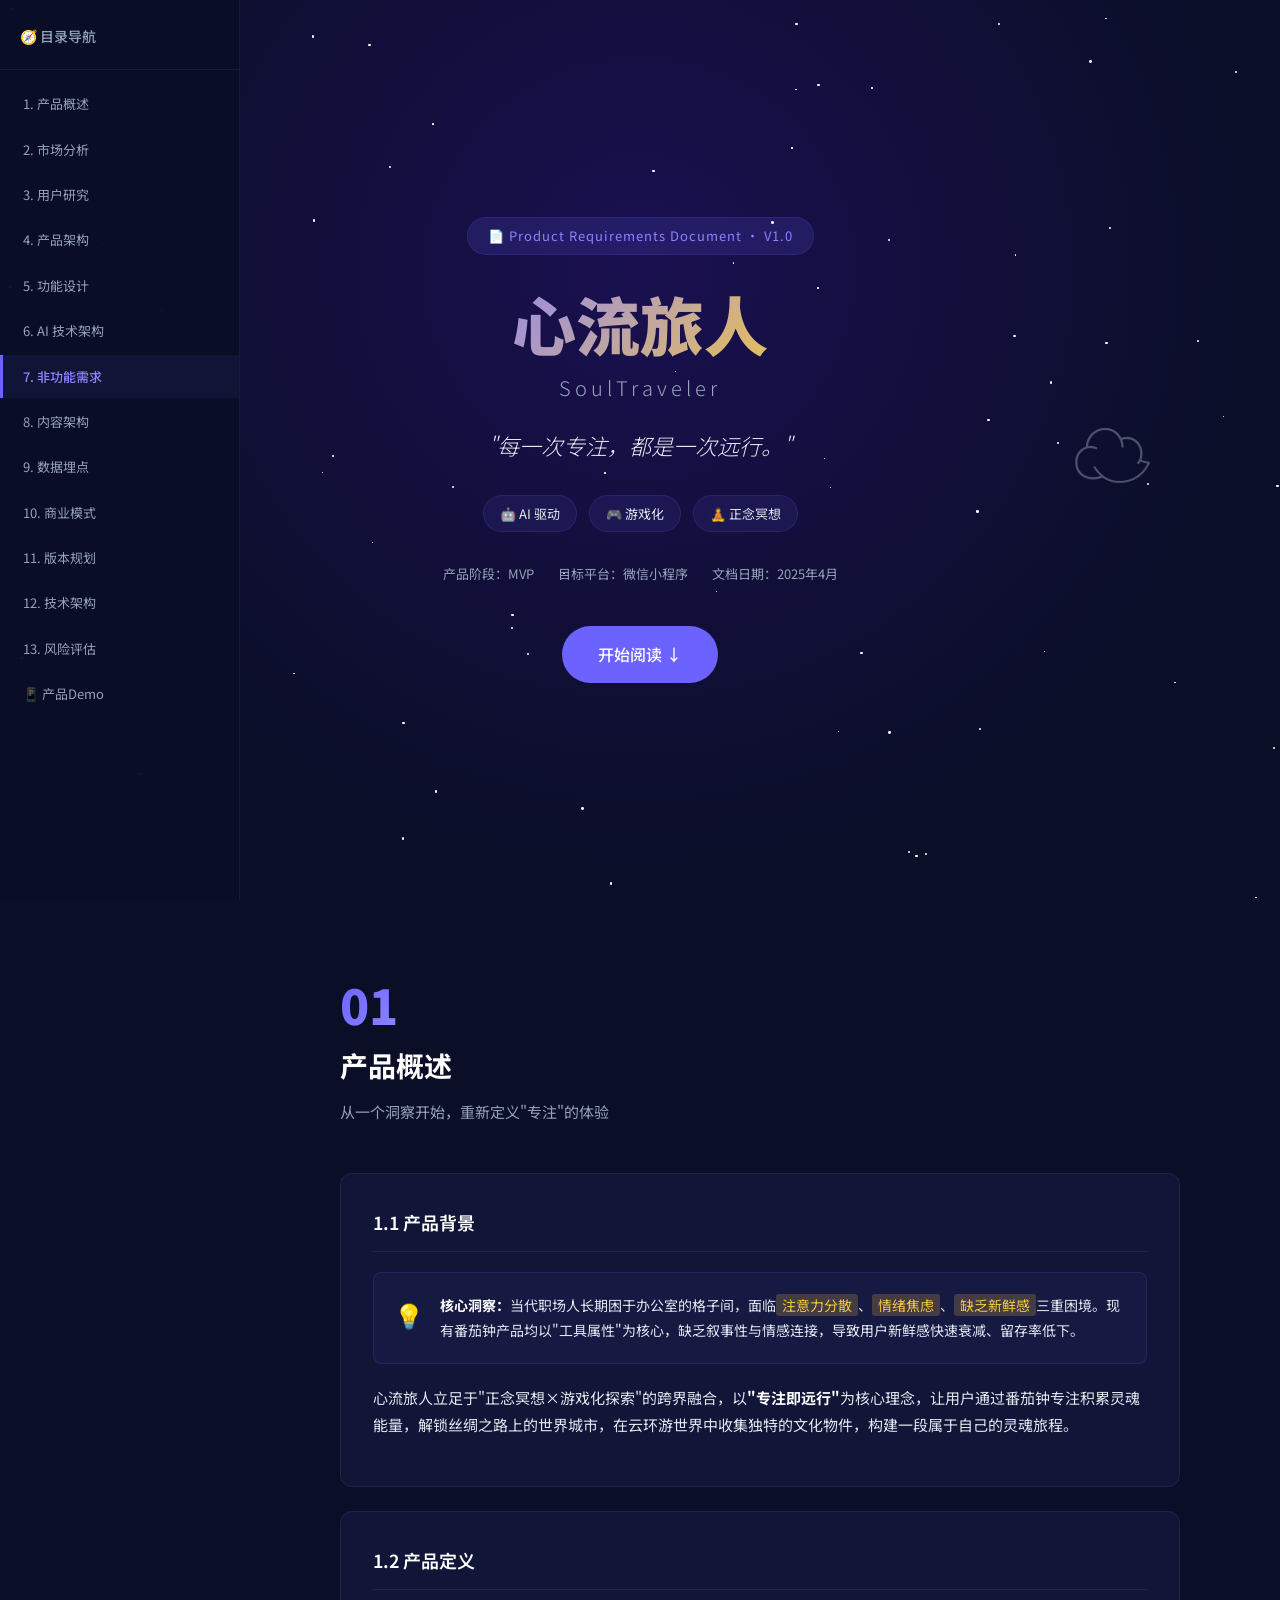
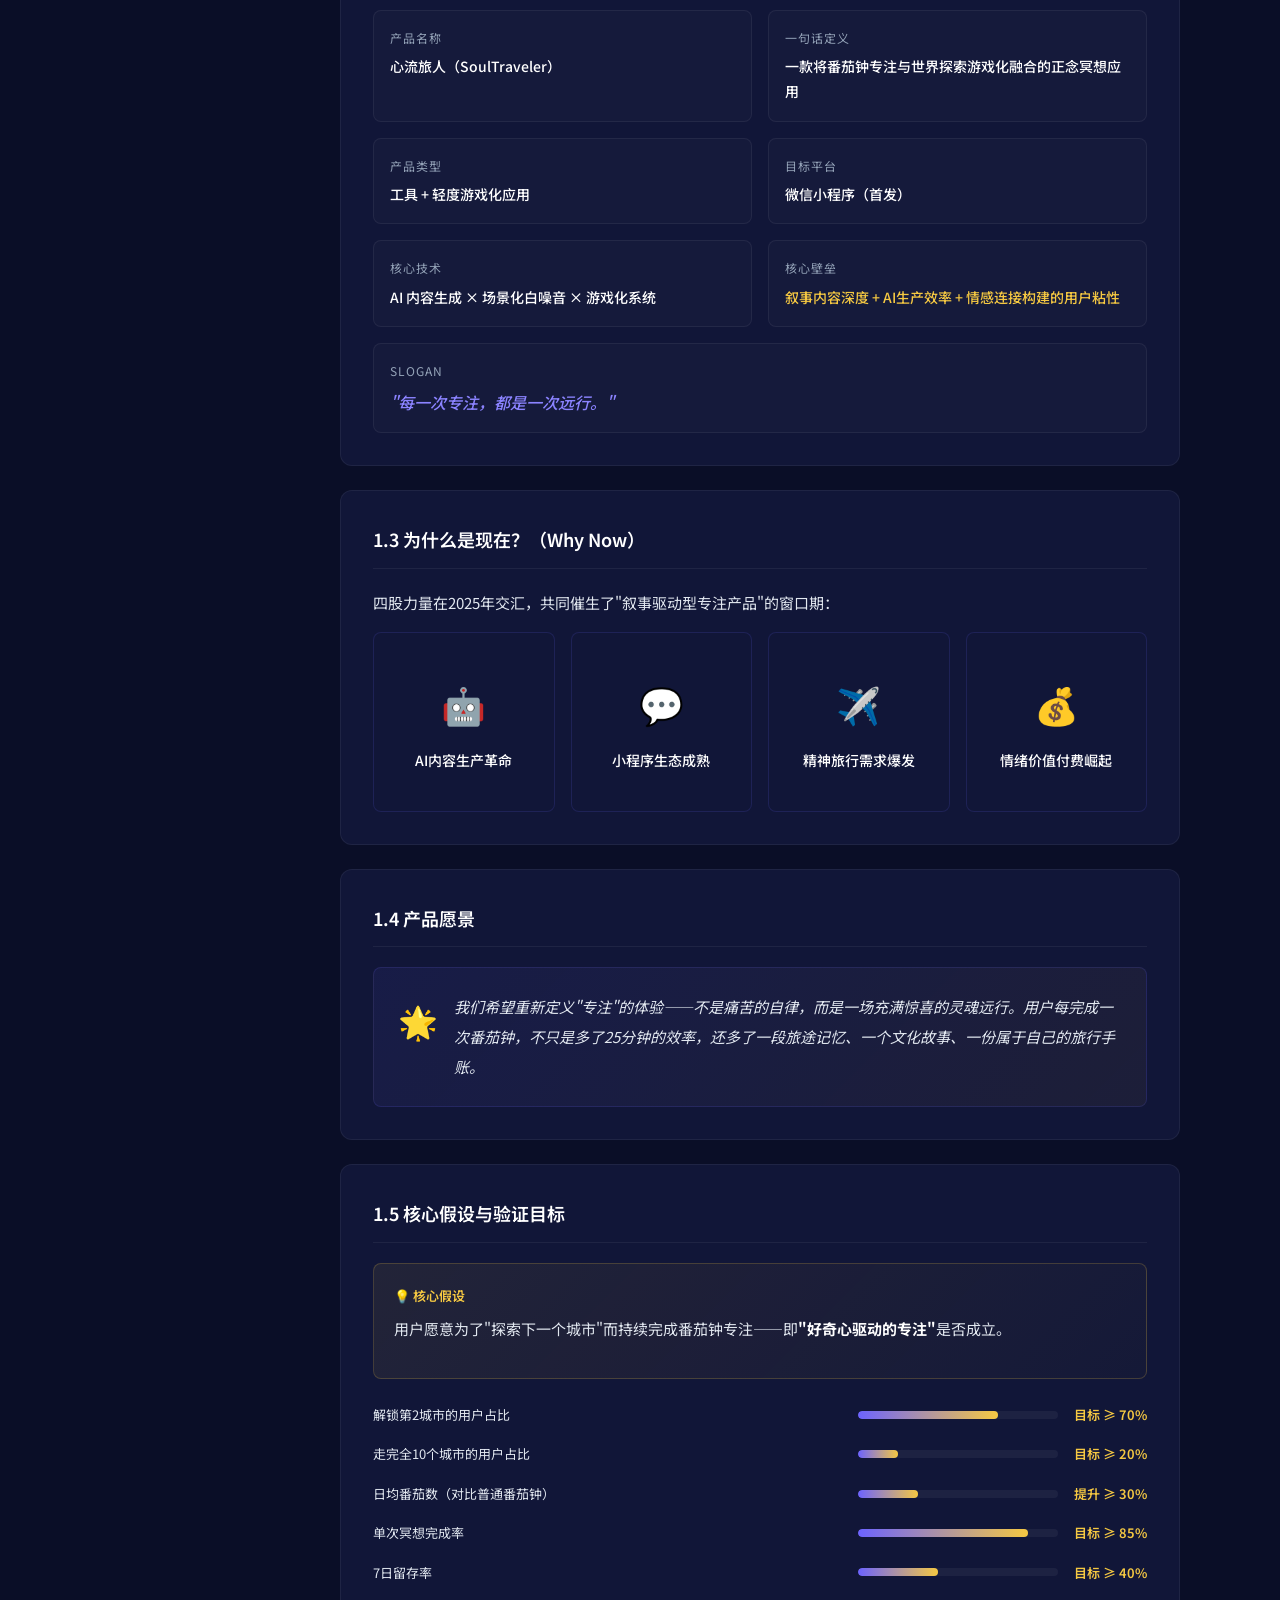
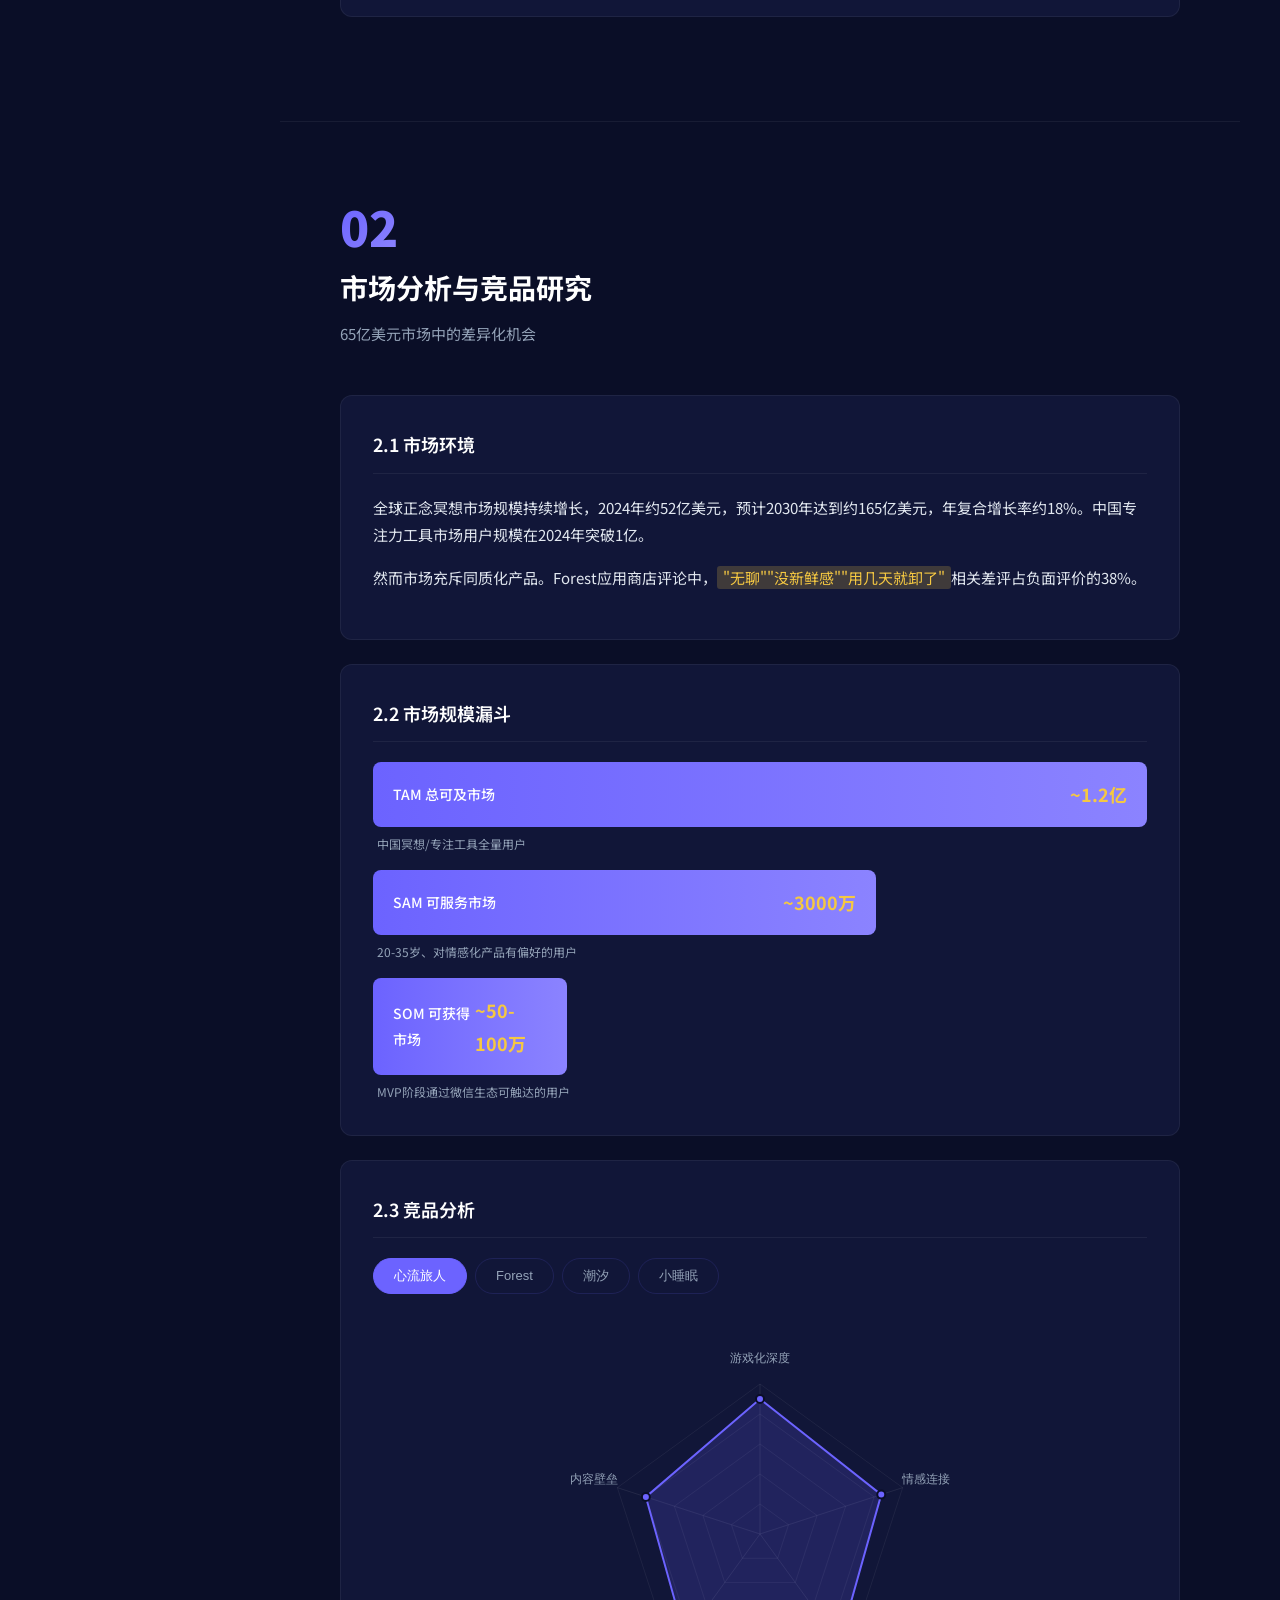
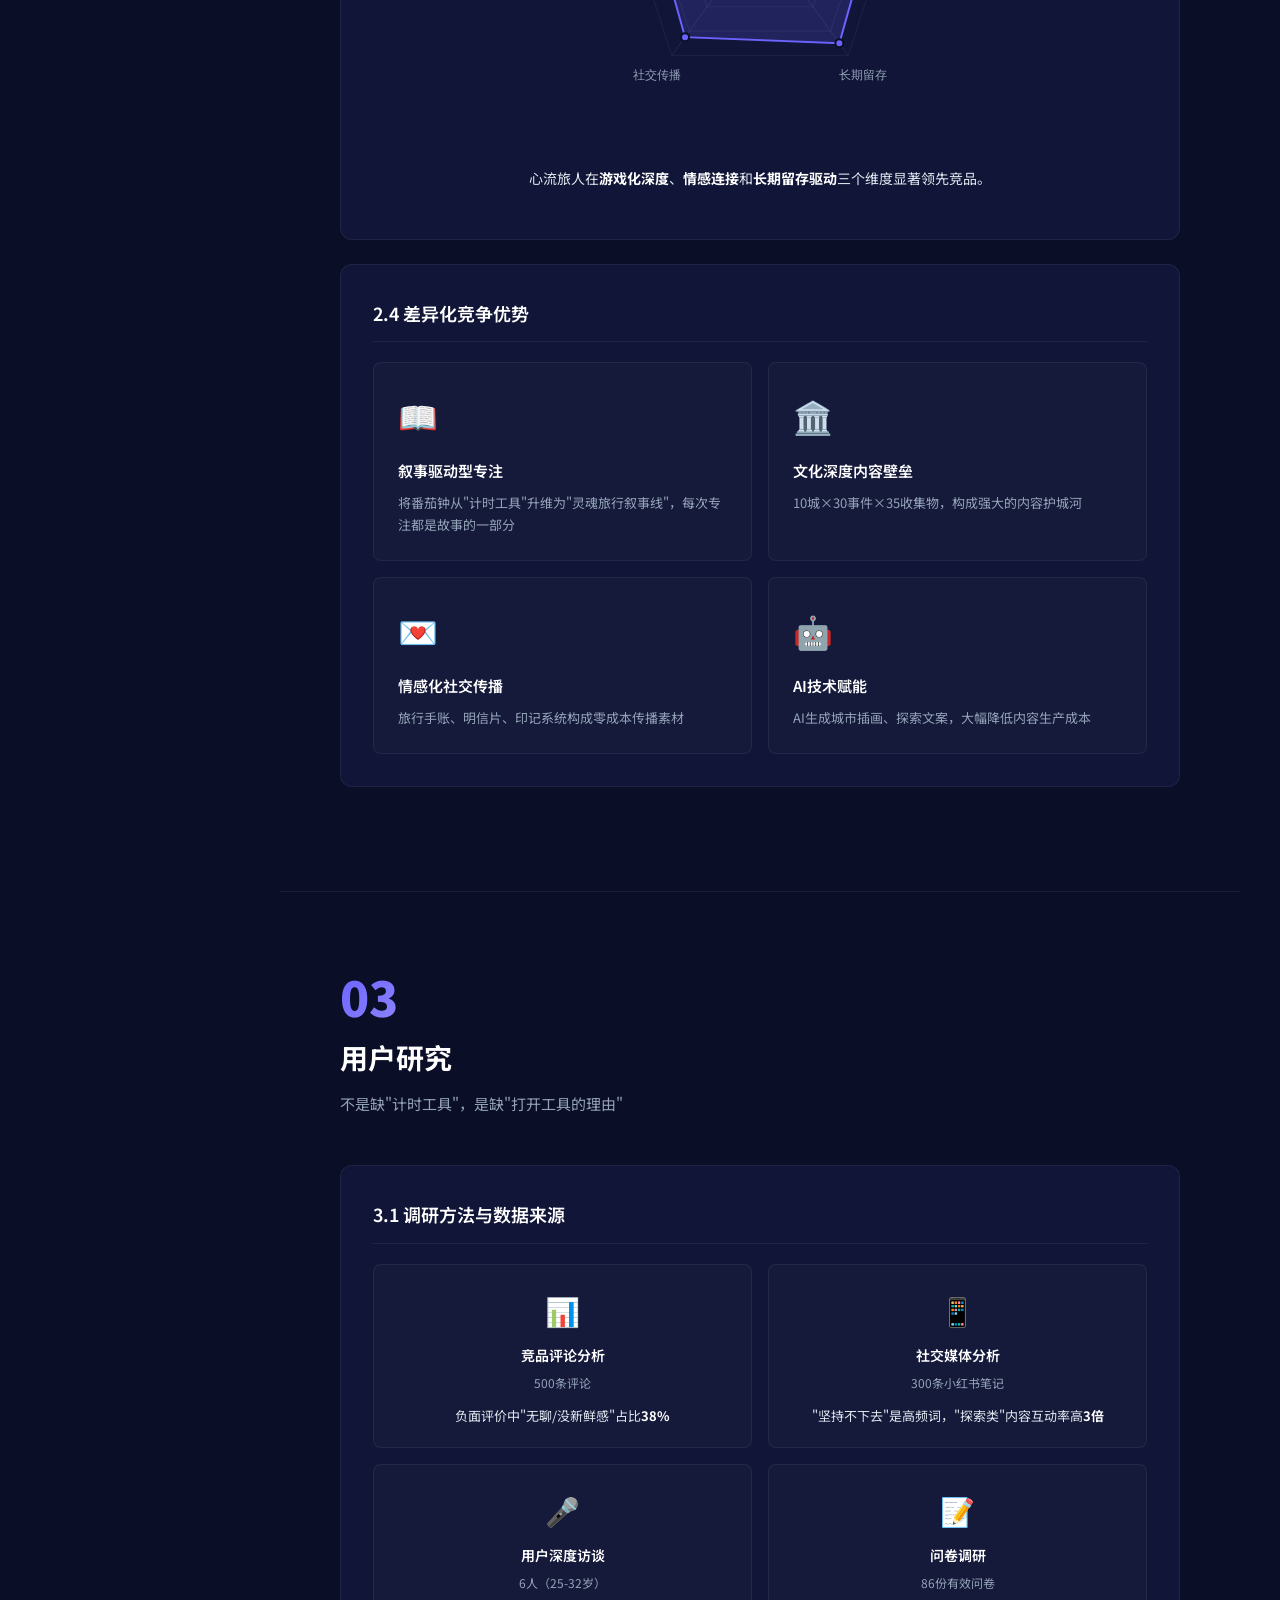
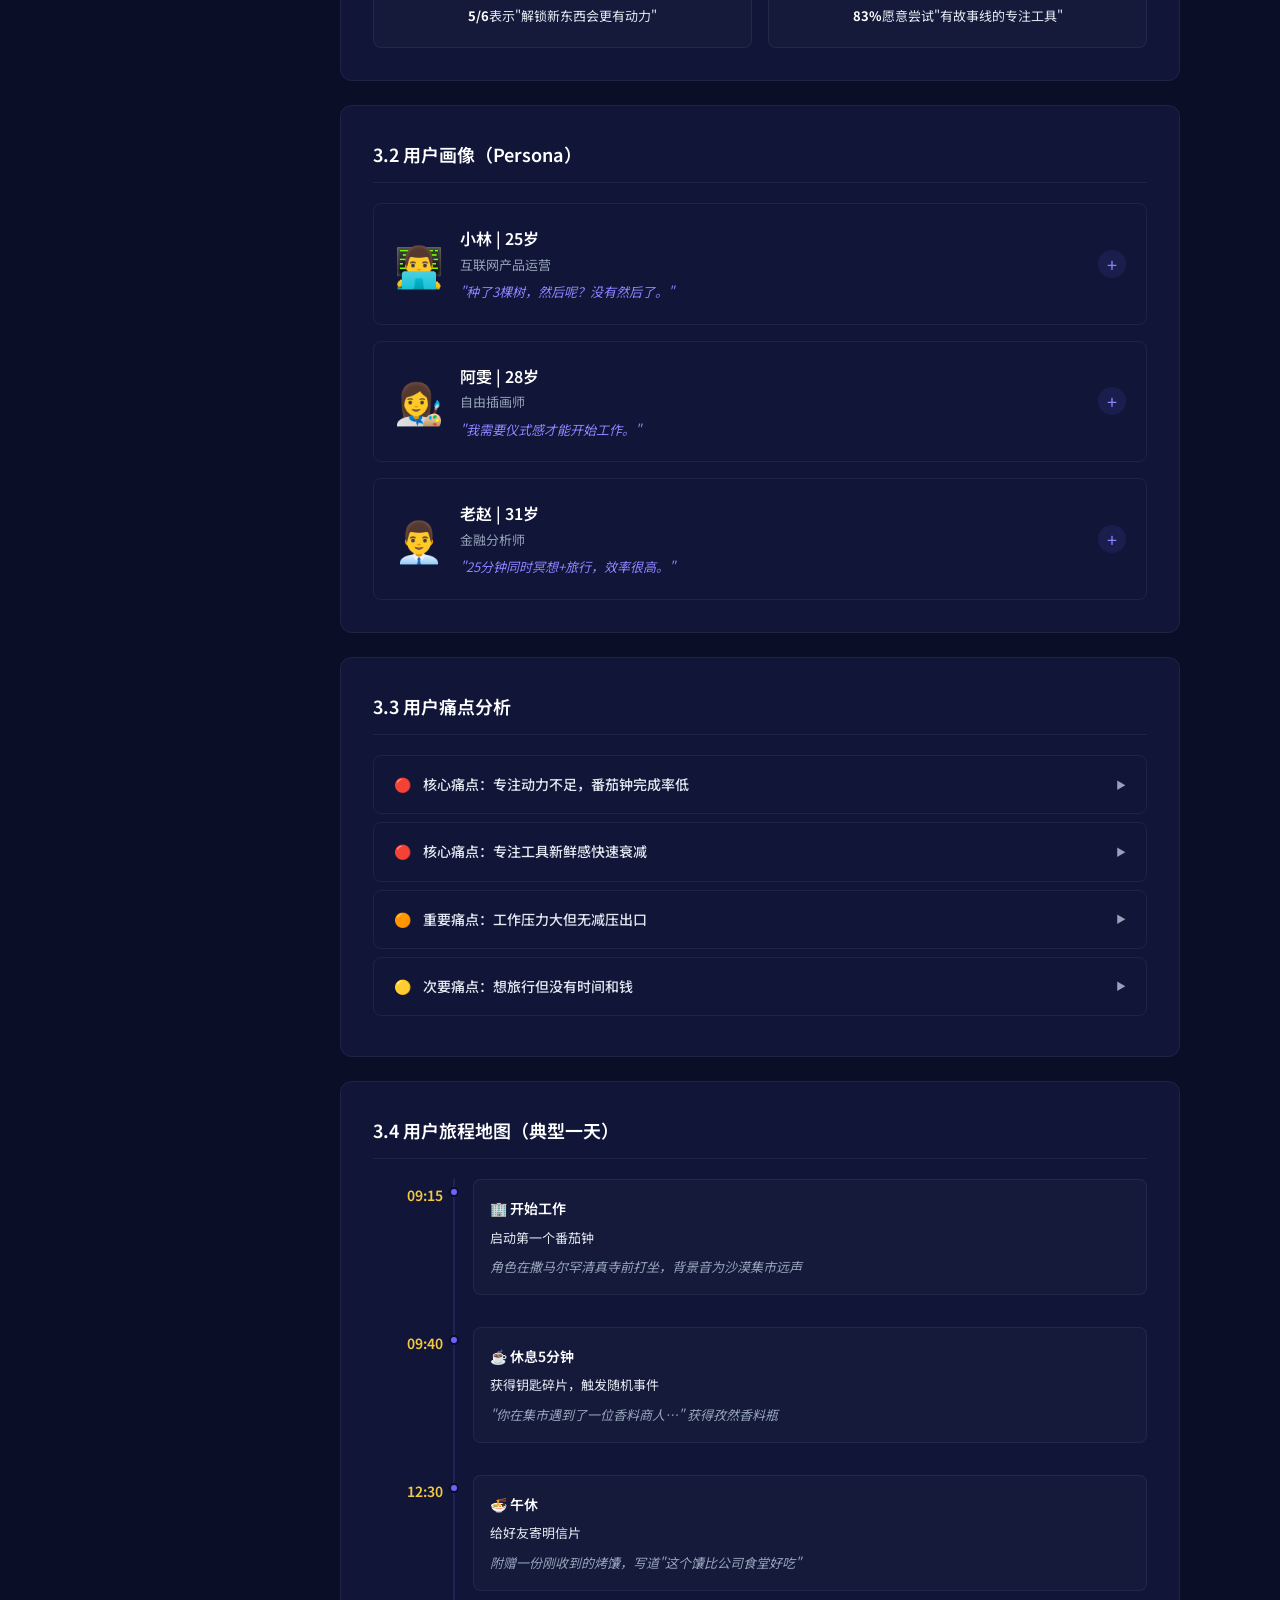
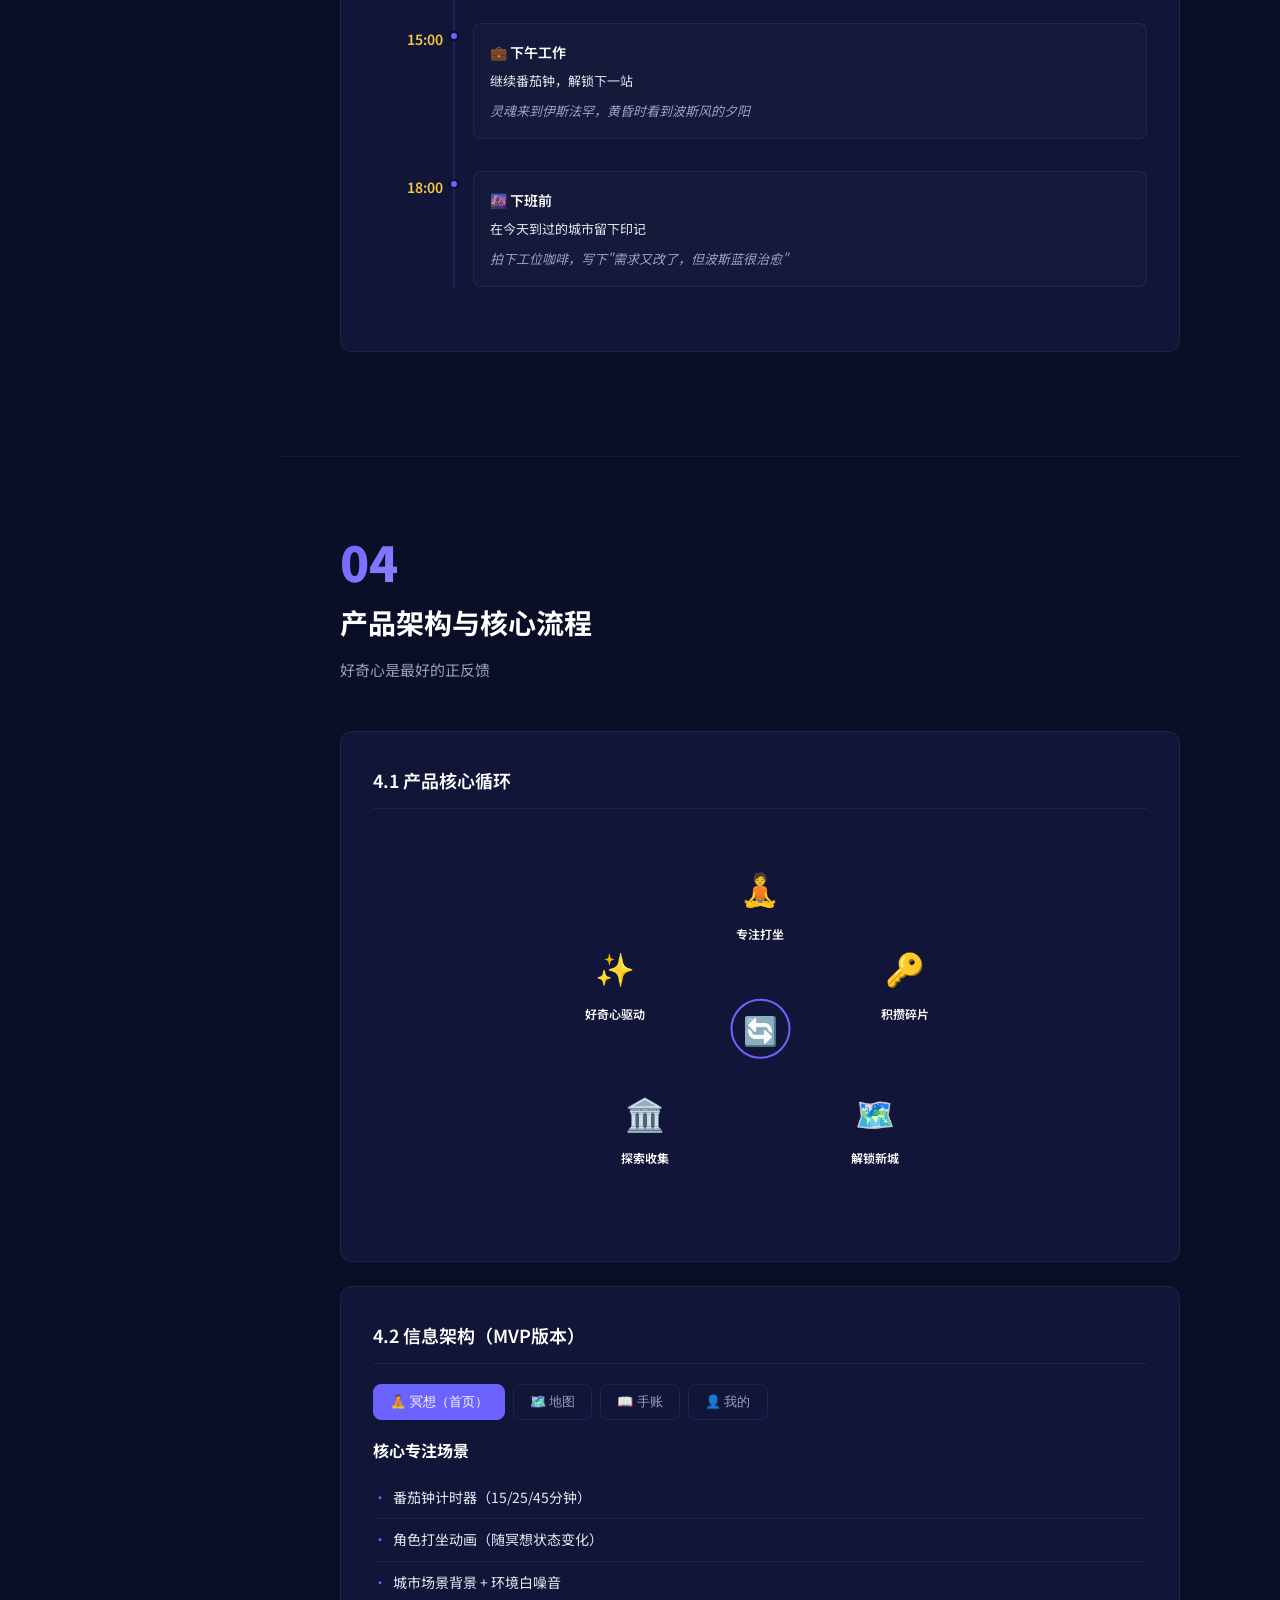
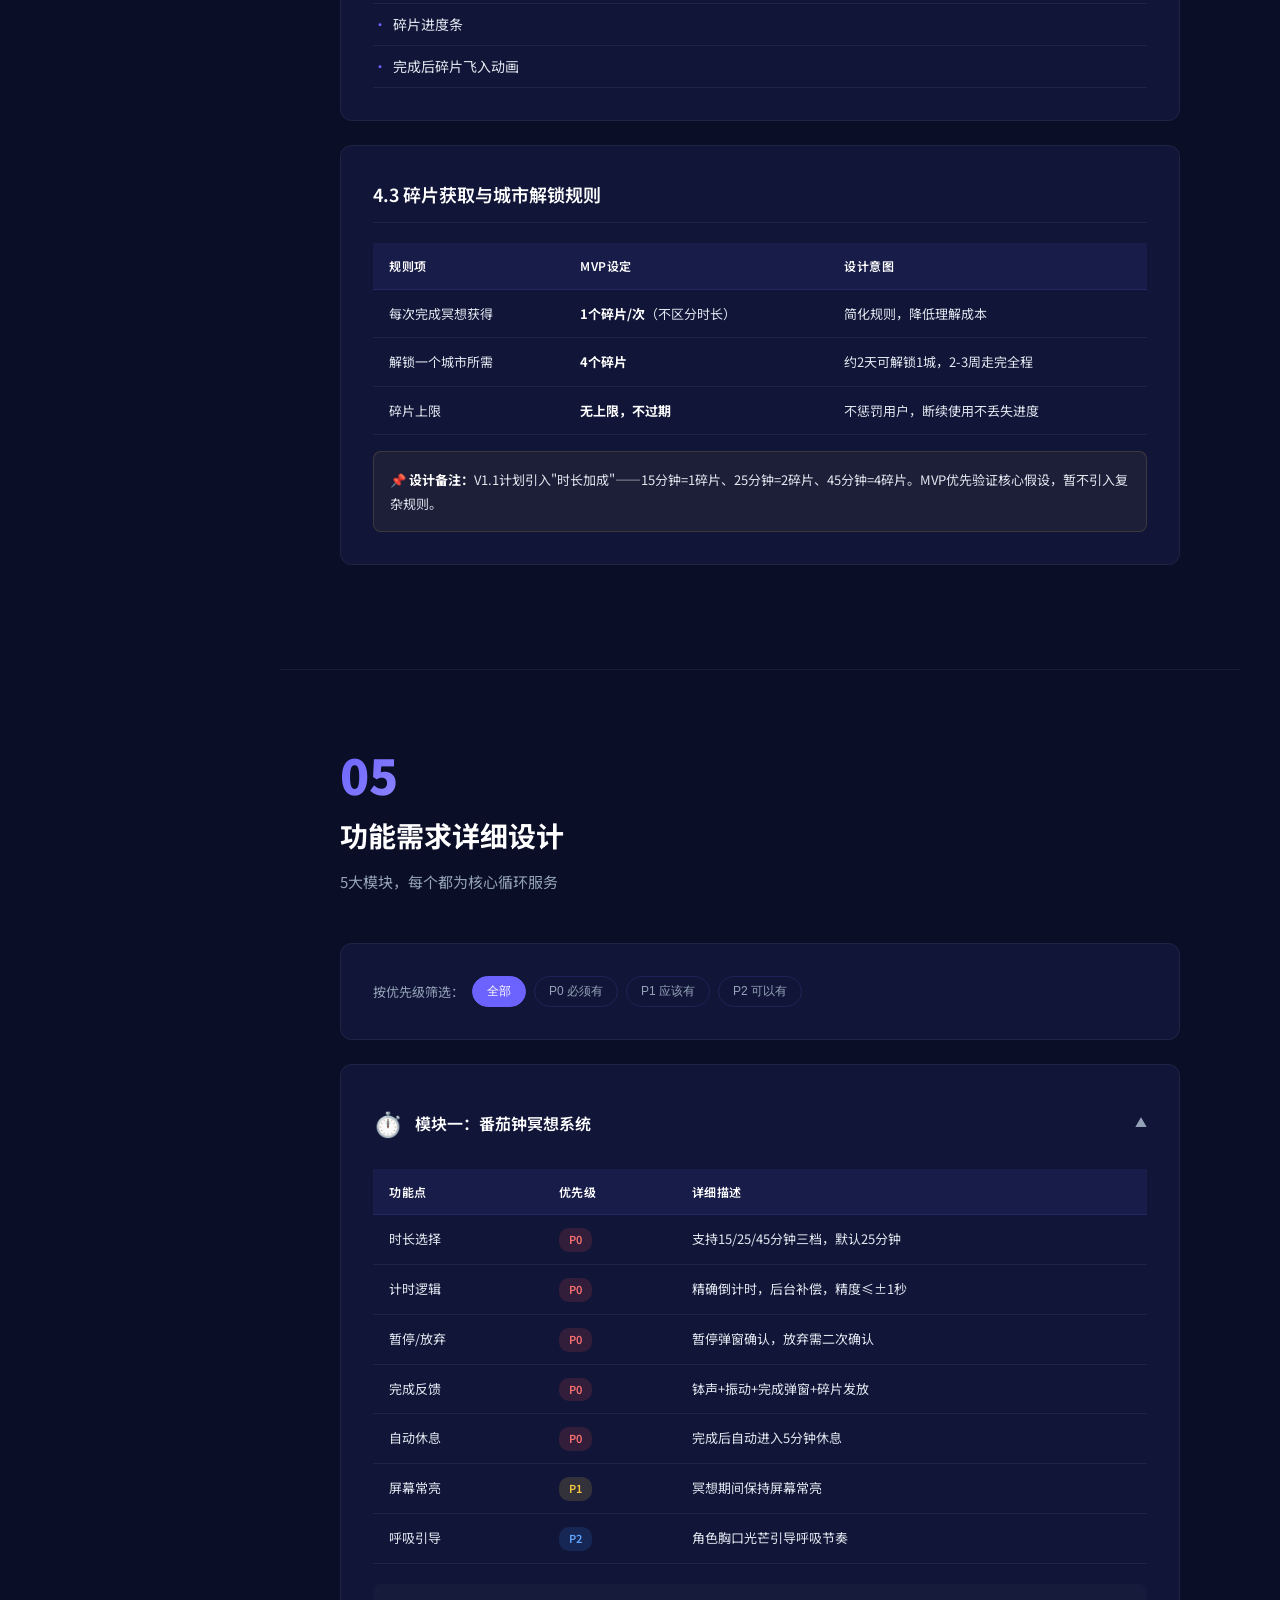
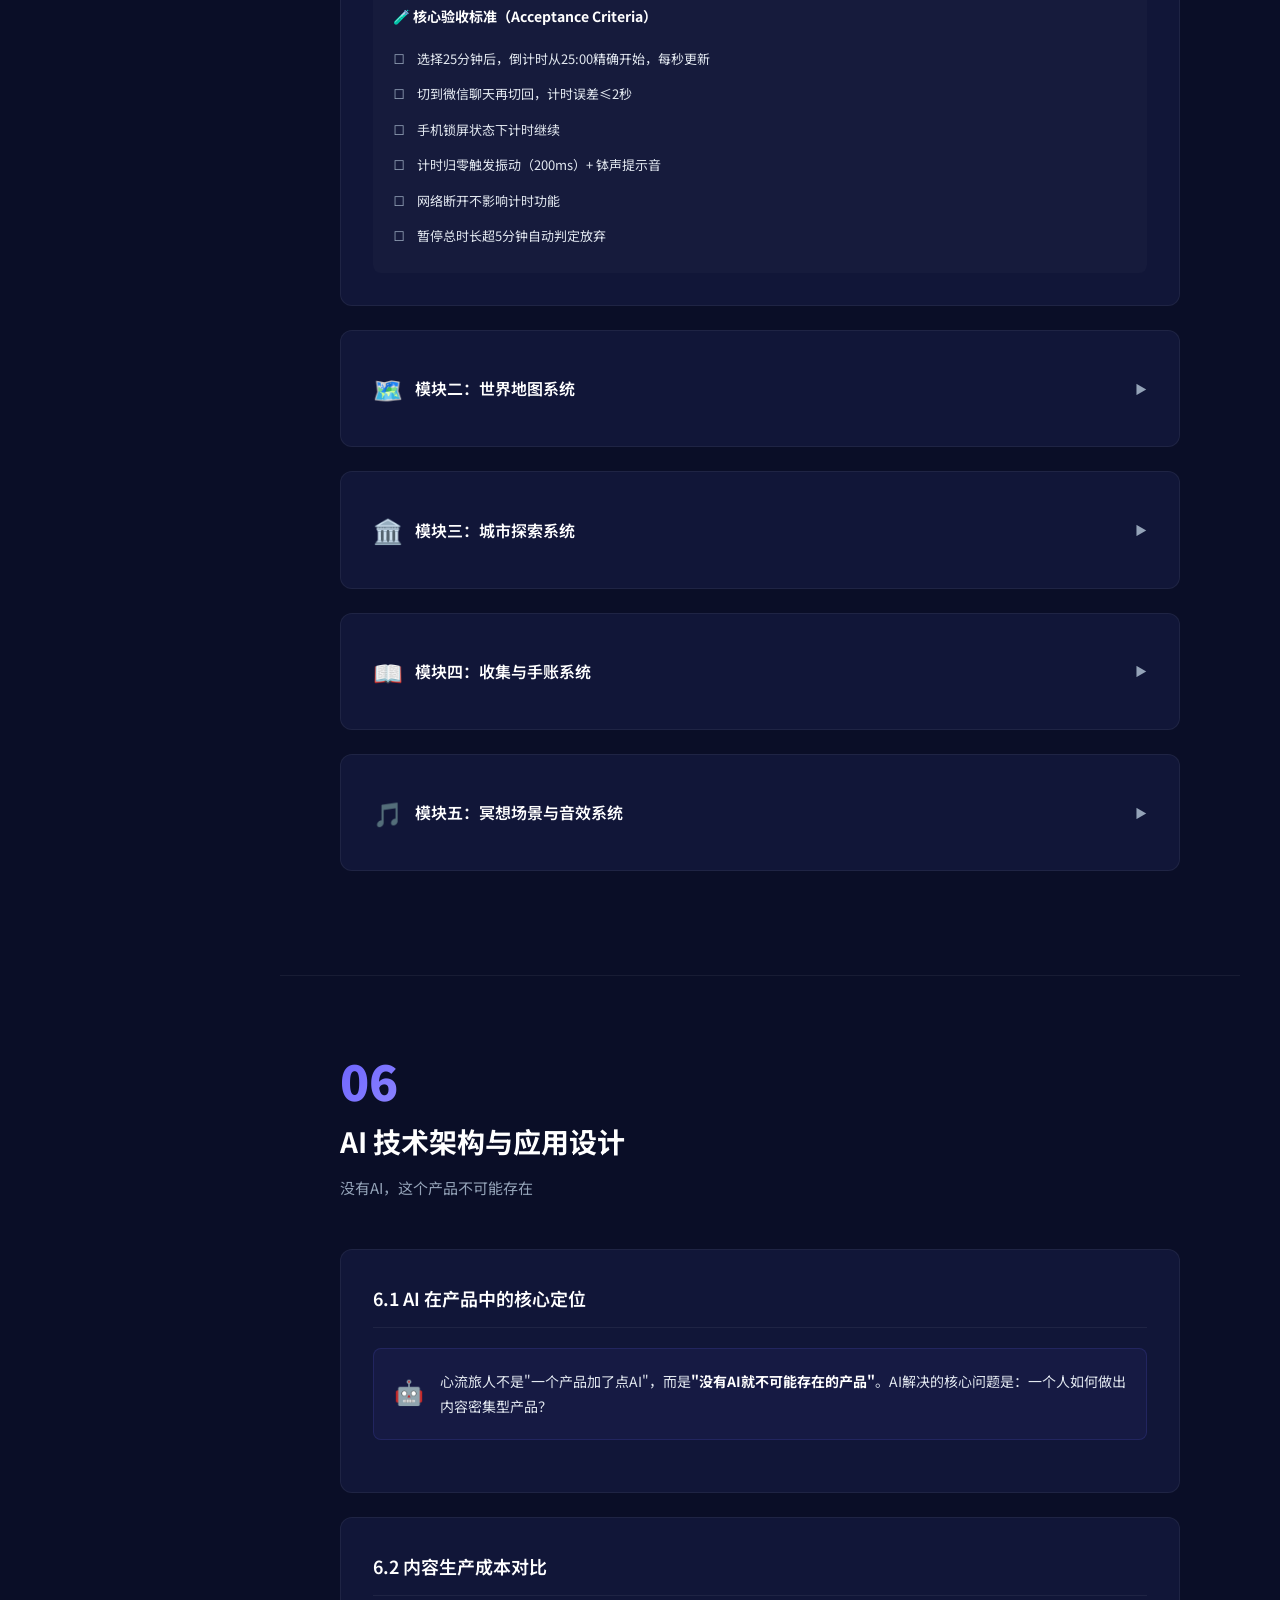
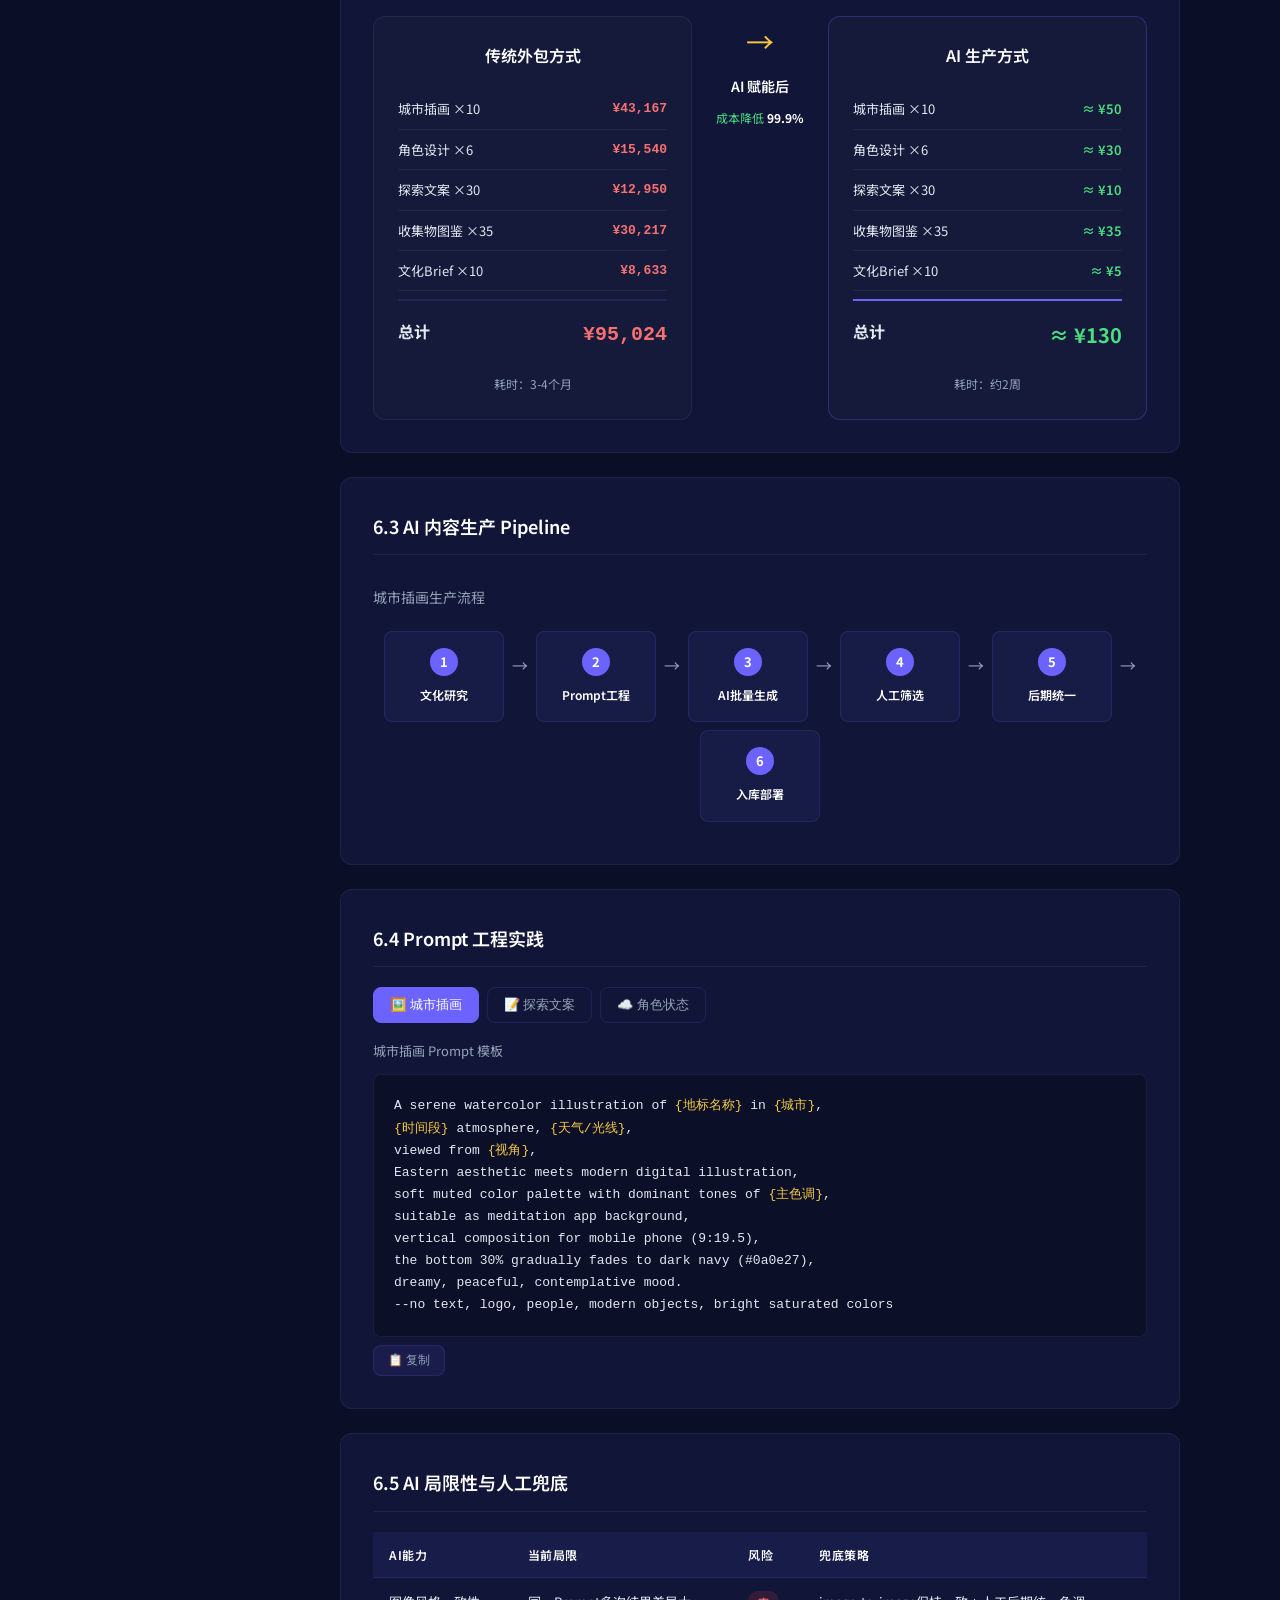
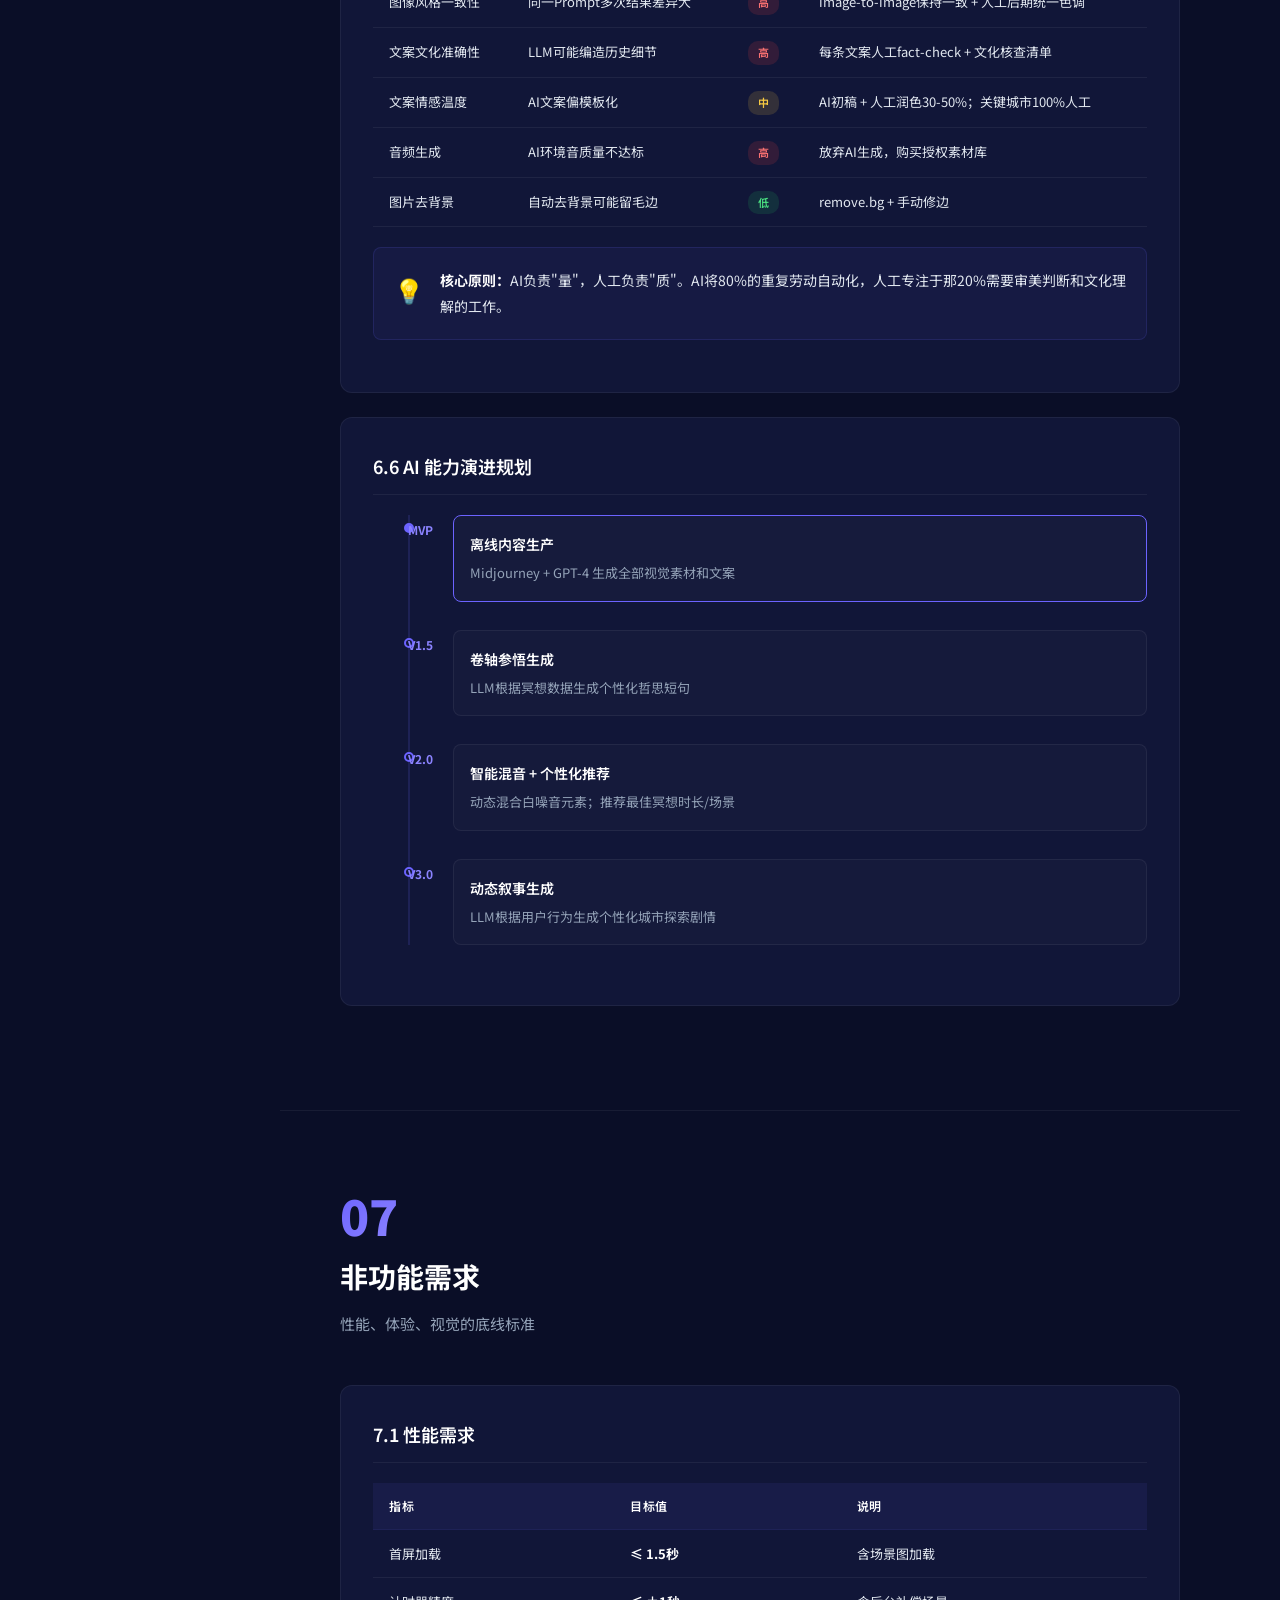
<file: index.html>
<!DOCTYPE html>
<html lang="zh-CN">
<head>
  <meta charset="UTF-8">
  <meta name="viewport" content="width=device-width, initial-scale=1.0">
  <title>心流旅人 SoulTraveler - 产品需求文档</title>
  <meta name="description" content="AI×游戏化×正念冥想 - 产品需求文档 PRD">
  <link rel="stylesheet" href="css/style.css">
  <link rel="preconnect" href="https://fonts.googleapis.com">
  <link href="https://fonts.googleapis.com/css2?family=Noto+Sans+SC:wght@300;400;500;700;900&display=swap" rel="stylesheet">
</head>
<body>

  <!-- ========== HERO ========== -->
  <section id="hero" class="hero">
    <div class="hero-stars" id="heroStars"></div>
    <div class="hero-content">
      <div class="hero-badge">📄 Product Requirements Document · V1.0</div>
      <h1 class="hero-title">
        <span class="title-cn">心流旅人</span>
        <span class="title-en">SoulTraveler</span>
      </h1>
      <p class="hero-slogan">"每一次专注，都是一次远行。"</p>
      <div class="hero-tags">
        <span class="tag">🤖 AI 驱动</span>
        <span class="tag">🎮 游戏化</span>
        <span class="tag">🧘 正念冥想</span>
      </div>
      <div class="hero-meta">
        <span>产品阶段：MVP</span>
        <span>目标平台：微信小程序</span>
        <span>文档日期：2025年4月</span>
      </div>
      <a href="#chapter1" class="hero-cta" id="startReading">开始阅读 <span class="arrow-down">↓</span></a>
    </div>
    <div class="hero-yunbao" id="heroYunbao">☁️</div>
  </section>

  <!-- ========== 侧边导航 ========== -->
  <nav class="sidebar" id="sidebar">
    <div class="sidebar-logo">🧭 目录导航</div>
    <ul class="sidebar-nav">
      <li><a href="#chapter1" class="nav-link active" data-chapter="1">1. 产品概述</a></li>
      <li><a href="#chapter2" class="nav-link" data-chapter="2">2. 市场分析</a></li>
      <li><a href="#chapter3" class="nav-link" data-chapter="3">3. 用户研究</a></li>
      <li><a href="#chapter4" class="nav-link" data-chapter="4">4. 产品架构</a></li>
      <li><a href="#chapter5" class="nav-link" data-chapter="5">5. 功能设计</a></li>
      <li><a href="#chapter6" class="nav-link" data-chapter="6">6. AI 技术架构</a></li>
      <li><a href="#chapter7" class="nav-link" data-chapter="7">7. 非功能需求</a></li>
      <li><a href="#chapter8" class="nav-link" data-chapter="8">8. 内容架构</a></li>
      <li><a href="#chapter9" class="nav-link" data-chapter="9">9. 数据埋点</a></li>
      <li><a href="#chapter10" class="nav-link" data-chapter="10">10. 商业模式</a></li>
      <li><a href="#chapter11" class="nav-link" data-chapter="11">11. 版本规划</a></li>
      <li><a href="#chapter12" class="nav-link" data-chapter="12">12. 技术架构</a></li>
      <li><a href="#chapter13" class="nav-link" data-chapter="13">13. 风险评估</a></li>
      <li><a href="#appendix" class="nav-link" data-chapter="14">📱 产品Demo</a></li>
    </ul>
  </nav>

  <!-- ========== 移动端顶部 ========== -->
  <div class="mobile-header" id="mobileHeader">
    <button class="menu-btn" id="menuBtn">☰</button>
    <span class="mobile-title">心流旅人 PRD</span>
  </div>

  <!-- ========== 主内容 ========== -->
  <main class="main-content" id="mainContent">

    <!-- ===== 第1章 ===== -->
    <section id="chapter1" class="chapter">
      <div class="chapter-header">
        <span class="chapter-number">01</span>
        <h2 class="chapter-title">产品概述</h2>
        <p class="chapter-subtitle">从一个洞察开始，重新定义"专注"的体验</p>
      </div>

      <div class="content-card" data-aos="fade-up">
        <h3>1.1 产品背景</h3>
        <div class="insight-box">
          <div class="insight-icon">💡</div>
          <div class="insight-text">
            <strong>核心洞察：</strong>当代职场人长期困于办公室的格子间，面临<mark>注意力分散</mark>、<mark>情绪焦虑</mark>、<mark>缺乏新鲜感</mark>三重困境。现有番茄钟产品均以"工具属性"为核心，缺乏叙事性与情感连接，导致用户新鲜感快速衰减、留存率低下。
          </div>
        </div>
        <p>心流旅人立足于"正念冥想×游戏化探索"的跨界融合，以<strong>"专注即远行"</strong>为核心理念，让用户通过番茄钟专注积累灵魂能量，解锁丝绸之路上的世界城市，在云环游世界中收集独特的文化物件，构建一段属于自己的灵魂旅程。</p>
      </div>

      <div class="content-card" data-aos="fade-up">
        <h3>1.2 产品定义</h3>
        <div class="definition-grid">
          <div class="def-item">
            <div class="def-label">产品名称</div>
            <div class="def-value">心流旅人（SoulTraveler）</div>
          </div>
          <div class="def-item">
            <div class="def-label">一句话定义</div>
            <div class="def-value">一款将番茄钟专注与世界探索游戏化融合的正念冥想应用</div>
          </div>
          <div class="def-item">
            <div class="def-label">产品类型</div>
            <div class="def-value">工具 + 轻度游戏化应用</div>
          </div>
          <div class="def-item">
            <div class="def-label">目标平台</div>
            <div class="def-value">微信小程序（首发）</div>
          </div>
          <div class="def-item">
            <div class="def-label">核心技术</div>
            <div class="def-value">AI 内容生成 × 场景化白噪音 × 游戏化系统</div>
          </div>
          <div class="def-item">
            <div class="def-label highlight">核心壁垒</div>
            <div class="def-value highlight">叙事内容深度 + AI生产效率 + 情感连接构建的用户粘性</div>
          </div>
          <div class="def-item full-width">
            <div class="def-label">Slogan</div>
            <div class="def-value slogan">"每一次专注，都是一次远行。"</div>
          </div>
        </div>
      </div>

      <div class="content-card" data-aos="fade-up">
        <h3>1.3 为什么是现在？（Why Now）</h3>
        <p class="section-intro">四股力量在2025年交汇，共同催生了"叙事驱动型专注产品"的窗口期：</p>
        <div class="why-now-grid">
          <div class="why-card">
            <div class="why-front">
              <div class="why-icon">🤖</div>
              <div class="why-label">AI内容生产革命</div>
            </div>
            <div class="why-back">Midjourney、GPT-4等生成式AI成熟，内容生产成本降低95%以上。一个人即可完成10座城市全套插画+文案，传统团队需5-10人3个月。</div>
          </div>
          <div class="why-card">
            <div class="why-front">
              <div class="why-icon">💬</div>
              <div class="why-label">小程序生态成熟</div>
            </div>
            <div class="why-back">微信小程序日活超6亿，即用即走+社交传播基础设施完善。零下载门槛，朋友圈分享即获客。</div>
          </div>
          <div class="why-card">
            <div class="why-front">
              <div class="why-icon">✈️</div>
              <div class="why-label">精神旅行需求爆发</div>
            </div>
            <div class="why-back">携程"云旅游"搜索量同比增长320%，年轻人对"精神出走"的需求强烈。"身体在格子间，灵魂去远方"。</div>
          </div>
          <div class="why-card">
            <div class="why-front">
              <div class="why-icon">💰</div>
              <div class="why-label">情绪价值付费崛起</div>
            </div>
            <div class="why-back">Z世代为"情绪价值"付费意愿是上一代的2.3倍。产品的文化叙事和旅途情感连接天然契合付费心理。</div>
          </div>
        </div>
      </div>

      <div class="content-card" data-aos="fade-up">
        <h3>1.4 产品愿景</h3>
        <div class="vision-box">
          <div class="vision-icon">🌟</div>
          <p>我们希望重新定义"专注"的体验——不是痛苦的自律，而是一场充满惊喜的灵魂远行。用户每完成一次番茄钟，不只是多了25分钟的效率，还多了一段旅途记忆、一个文化故事、一份属于自己的旅行手账。</p>
        </div>
      </div>

      <div class="content-card" data-aos="fade-up">
        <h3>1.5 核心假设与验证目标</h3>
        <div class="hypothesis-box">
          <div class="hypothesis-label">💡 核心假设</div>
          <p class="hypothesis-text">用户愿意为了"探索下一个城市"而持续完成番茄钟专注——即<strong>"好奇心驱动的专注"</strong>是否成立。</p>
        </div>
        <div class="metrics-grid">
          <div class="metric-item">
            <div class="metric-label">解锁第2城市的用户占比</div>
            <div class="metric-bar"><div class="metric-fill" data-target="70"></div></div>
            <div class="metric-value">目标 ≥ 70%</div>
          </div>
          <div class="metric-item">
            <div class="metric-label">走完全10个城市的用户占比</div>
            <div class="metric-bar"><div class="metric-fill" data-target="20"></div></div>
            <div class="metric-value">目标 ≥ 20%</div>
          </div>
          <div class="metric-item">
            <div class="metric-label">日均番茄数（对比普通番茄钟）</div>
            <div class="metric-bar"><div class="metric-fill" data-target="30"></div></div>
            <div class="metric-value">提升 ≥ 30%</div>
          </div>
          <div class="metric-item">
            <div class="metric-label">单次冥想完成率</div>
            <div class="metric-bar"><div class="metric-fill" data-target="85"></div></div>
            <div class="metric-value">目标 ≥ 85%</div>
          </div>
          <div class="metric-item">
            <div class="metric-label">7日留存率</div>
            <div class="metric-bar"><div class="metric-fill" data-target="40"></div></div>
            <div class="metric-value">目标 ≥ 40%</div>
          </div>
        </div>
      </div>
    </section>

    <!-- ===== 第2章 ===== -->
    <section id="chapter2" class="chapter">
      <div class="chapter-header">
        <span class="chapter-number">02</span>
        <h2 class="chapter-title">市场分析与竞品研究</h2>
        <p class="chapter-subtitle">65亿美元市场中的差异化机会</p>
      </div>

      <div class="content-card" data-aos="fade-up">
        <h3>2.1 市场环境</h3>
        <p>全球正念冥想市场规模持续增长，2024年约52亿美元，预计2030年达到约165亿美元，年复合增长率约18%。中国专注力工具市场用户规模在2024年突破1亿。</p>
        <p>然而市场充斥同质化产品。Forest应用商店评论中，<mark>"无聊""没新鲜感""用几天就卸了"</mark>相关差评占负面评价的38%。</p>
      </div>

      <div class="content-card" data-aos="fade-up">
        <h3>2.2 市场规模漏斗</h3>
        <div class="funnel-container" id="marketFunnel">
          <div class="funnel-layer" data-width="100">
            <div class="funnel-bar" style="width:0%">
              <span class="funnel-label">TAM 总可及市场</span>
              <span class="funnel-number">~1.2亿</span>
            </div>
            <div class="funnel-desc">中国冥想/专注工具全量用户</div>
          </div>
          <div class="funnel-layer" data-width="65">
            <div class="funnel-bar" style="width:0%">
              <span class="funnel-label">SAM 可服务市场</span>
              <span class="funnel-number">~3000万</span>
            </div>
            <div class="funnel-desc">20-35岁、对情感化产品有偏好的用户</div>
          </div>
          <div class="funnel-layer" data-width="25">
            <div class="funnel-bar" style="width:0%">
              <span class="funnel-label">SOM 可获得市场</span>
              <span class="funnel-number">~50-100万</span>
            </div>
            <div class="funnel-desc">MVP阶段通过微信生态可触达的用户</div>
          </div>
        </div>
      </div>

      <div class="content-card" data-aos="fade-up">
        <h3>2.3 竞品分析</h3>
        <div class="radar-tabs">
          <button class="radar-tab active" data-product="soultraveler">心流旅人</button>
          <button class="radar-tab" data-product="forest">Forest</button>
          <button class="radar-tab" data-product="tide">潮汐</button>
          <button class="radar-tab" data-product="sleep">小睡眠</button>
        </div>
        <div class="radar-container">
          <canvas id="radarChart" width="400" height="400"></canvas>
        </div>
        <div class="radar-legend" id="radarLegend">
          <p class="radar-summary">心流旅人在<strong>游戏化深度</strong>、<strong>情感连接</strong>和<strong>长期留存驱动</strong>三个维度显著领先竞品。</p>
        </div>
      </div>

      <div class="content-card" data-aos="fade-up">
        <h3>2.4 差异化竞争优势</h3>
        <div class="advantage-grid">
          <div class="adv-card" data-aos="fade-up">
            <div class="adv-icon">📖</div>
            <div class="adv-title">叙事驱动型专注</div>
            <div class="adv-desc">将番茄钟从"计时工具"升维为"灵魂旅行叙事线"，每次专注都是故事的一部分</div>
          </div>
          <div class="adv-card" data-aos="fade-up">
            <div class="adv-icon">🏛️</div>
            <div class="adv-title">文化深度内容壁垒</div>
            <div class="adv-desc">10城×30事件×35收集物，构成强大的内容护城河</div>
          </div>
          <div class="adv-card" data-aos="fade-up">
            <div class="adv-icon">💌</div>
            <div class="adv-title">情感化社交传播</div>
            <div class="adv-desc">旅行手账、明信片、印记系统构成零成本传播素材</div>
          </div>
          <div class="adv-card" data-aos="fade-up">
            <div class="adv-icon">🤖</div>
            <div class="adv-title">AI技术赋能</div>
            <div class="adv-desc">AI生成城市插画、探索文案，大幅降低内容生产成本</div>
          </div>
        </div>
      </div>
    </section>

    <!-- ===== 第3章 ===== -->
    <section id="chapter3" class="chapter">
      <div class="chapter-header">
        <span class="chapter-number">03</span>
        <h2 class="chapter-title">用户研究</h2>
        <p class="chapter-subtitle">不是缺"计时工具"，是缺"打开工具的理由"</p>
      </div>

      <div class="content-card" data-aos="fade-up">
        <h3>3.1 调研方法与数据来源</h3>
        <div class="research-grid">
          <div class="research-card">
            <div class="research-icon">📊</div>
            <div class="research-method">竞品评论分析</div>
            <div class="research-sample">500条评论</div>
            <div class="research-finding">负面评价中"无聊/没新鲜感"占比<strong>38%</strong></div>
          </div>
          <div class="research-card">
            <div class="research-icon">📱</div>
            <div class="research-method">社交媒体分析</div>
            <div class="research-sample">300条小红书笔记</div>
            <div class="research-finding">"坚持不下去"是高频词，"探索类"内容互动率高<strong>3倍</strong></div>
          </div>
          <div class="research-card">
            <div class="research-icon">🎤</div>
            <div class="research-method">用户深度访谈</div>
            <div class="research-sample">6人（25-32岁）</div>
            <div class="research-finding"><strong>5/6</strong>表示"解锁新东西会更有动力"</div>
          </div>
          <div class="research-card">
            <div class="research-icon">📝</div>
            <div class="research-method">问卷调研</div>
            <div class="research-sample">86份有效问卷</div>
            <div class="research-finding"><strong>83%</strong>愿意尝试"有故事线的专注工具"</div>
          </div>
        </div>
      </div>

      <div class="content-card" data-aos="fade-up">
        <h3>3.2 用户画像（Persona）</h3>
        <div class="persona-grid">
          <div class="persona-card" id="persona1">
            <div class="persona-header" onclick="togglePersona('persona1')">
              <div class="persona-avatar">👨‍💻</div>
              <div class="persona-brief">
                <div class="persona-name">小林 | 25岁</div>
                <div class="persona-role">互联网产品运营</div>
                <div class="persona-quote">"种了3棵树，然后呢？没有然后了。"</div>
              </div>
              <div class="persona-toggle">+</div>
            </div>
            <div class="persona-detail">
              <div class="persona-row"><span class="persona-label">日常</span>每天对着电脑10小时，需求评审和数据报告交替轰炸</div>
              <div class="persona-row"><span class="persona-label">痛点</span>试过Forest第3天就卸了，没有持续动力</div>
              <div class="persona-row"><span class="persona-label">期望</span>"如果专注能让我'去'一个地方，我愿意坚持"</div>
              <div class="persona-row"><span class="persona-label">场景</span>工作日上午2个番茄钟、午休1个、下午2个</div>
              <div class="persona-row"><span class="persona-label">付费</span>坚持1个月后愿意花15元/月解锁新路线</div>
            </div>
          </div>
          <div class="persona-card" id="persona2">
            <div class="persona-header" onclick="togglePersona('persona2')">
              <div class="persona-avatar">👩‍🎨</div>
              <div class="persona-brief">
                <div class="persona-name">阿雯 | 28岁</div>
                <div class="persona-role">自由插画师</div>
                <div class="persona-quote">"我需要仪式感才能开始工作。"</div>
              </div>
              <div class="persona-toggle">+</div>
            </div>
            <div class="persona-detail">
              <div class="persona-row"><span class="persona-label">日常</span>在家办公，最大敌人是手机和沙发</div>
              <div class="persona-row"><span class="persona-label">痛点</span>潮汐白噪音听两天就腻了，缺乏新鲜感</div>
              <div class="persona-row"><span class="persona-label">期望</span>"每次打开都是不同城市的声音和画面"</div>
              <div class="persona-row"><span class="persona-label">场景</span>早晨起床后第1个番茄钟启动工作模式</div>
              <div class="persona-row"><span class="persona-label">付费</span>喜欢收集物美术，愿意为限定收集物付费</div>
            </div>
          </div>
          <div class="persona-card" id="persona3">
            <div class="persona-header" onclick="togglePersona('persona3')">
              <div class="persona-avatar">👨‍💼</div>
              <div class="persona-brief">
                <div class="persona-name">老赵 | 31岁</div>
                <div class="persona-role">金融分析师</div>
                <div class="persona-quote">"25分钟同时冥想+旅行，效率很高。"</div>
              </div>
              <div class="persona-toggle">+</div>
            </div>
            <div class="persona-detail">
              <div class="persona-row"><span class="persona-label">日常</span>高压工作，加班到10点是常态</div>
              <div class="persona-row"><span class="persona-label">痛点</span>想冥想但觉得太玄，想旅行但没时间</div>
              <div class="persona-row"><span class="persona-label">期望</span>"如果两件事能合一，值得试"</div>
              <div class="persona-row"><span class="persona-label">场景</span>午休固定1个番茄钟、加班间隙偷1个</div>
              <div class="persona-row"><span class="persona-label">付费</span>对价格不敏感，确认有效会买年度会员</div>
            </div>
          </div>
        </div>
      </div>

      <div class="content-card" data-aos="fade-up">
        <h3>3.3 用户痛点分析</h3>
        <div class="accordion" id="painPoints">
          <div class="accordion-item">
            <div class="accordion-header" onclick="toggleAccordion(this)">
              <span class="accordion-icon">🔴</span>
              <span class="accordion-title">核心痛点：专注动力不足，番茄钟完成率低</span>
              <span class="accordion-arrow">▶</span>
            </div>
            <div class="accordion-body">
              <div class="pain-compare">
                <div class="pain-current"><strong>现有方案：</strong>种树/打卡奖励 → 新鲜感3天消退</div>
                <div class="pain-arrow">→</div>
                <div class="pain-ours"><strong>我们的解法：</strong>探索新城市的好奇心驱动，内容持续更新</div>
              </div>
            </div>
          </div>
          <div class="accordion-item">
            <div class="accordion-header" onclick="toggleAccordion(this)">
              <span class="accordion-icon">🔴</span>
              <span class="accordion-title">核心痛点：专注工具新鲜感快速衰减</span>
              <span class="accordion-arrow">▶</span>
            </div>
            <div class="accordion-body">
              <div class="pain-compare">
                <div class="pain-current"><strong>现有方案：</strong>无解决方案，用户沉默流失</div>
                <div class="pain-arrow">→</div>
                <div class="pain-ours"><strong>我们的解法：</strong>持续解锁新地点、新故事、新收集物，10城×30事件</div>
              </div>
            </div>
          </div>
          <div class="accordion-item">
            <div class="accordion-header" onclick="toggleAccordion(this)">
              <span class="accordion-icon">🟠</span>
              <span class="accordion-title">重要痛点：工作压力大但无减压出口</span>
              <span class="accordion-arrow">▶</span>
            </div>
            <div class="accordion-body">
              <div class="pain-compare">
                <div class="pain-current"><strong>现有方案：</strong>冥想App功能单一，缺乏沉浸感</div>
                <div class="pain-arrow">→</div>
                <div class="pain-ours"><strong>我们的解法：</strong>场景化冥想+城市白噪音，身临其境的减压体验</div>
              </div>
            </div>
          </div>
          <div class="accordion-item">
            <div class="accordion-header" onclick="toggleAccordion(this)">
              <span class="accordion-icon">🟡</span>
              <span class="accordion-title">次要痛点：想旅行但没有时间和钱</span>
              <span class="accordion-arrow">▶</span>
            </div>
            <div class="accordion-body">
              <div class="pain-compare">
                <div class="pain-current"><strong>现有方案：</strong>旅游短视频，被动观看无参与感</div>
                <div class="pain-arrow">→</div>
                <div class="pain-ours"><strong>我们的解法：</strong>主动探索式云旅行，强参与感，每次专注都在前进</div>
              </div>
            </div>
          </div>
        </div>
      </div>

      <div class="content-card" data-aos="fade-up">
        <h3>3.4 用户旅程地图（典型一天）</h3>
        <div class="journey-timeline">
          <div class="journey-item">
            <div class="journey-time">09:15</div>
            <div class="journey-dot"></div>
            <div class="journey-content">
              <div class="journey-scene">🏢 开始工作</div>
              <div class="journey-action">启动第一个番茄钟</div>
              <div class="journey-feedback">角色在撒马尔罕清真寺前打坐，背景音为沙漠集市远声</div>
            </div>
          </div>
          <div class="journey-item">
            <div class="journey-time">09:40</div>
            <div class="journey-dot"></div>
            <div class="journey-content">
              <div class="journey-scene">☕ 休息5分钟</div>
              <div class="journey-action">获得钥匙碎片，触发随机事件</div>
              <div class="journey-feedback">"你在集市遇到了一位香料商人…" 获得孜然香料瓶</div>
            </div>
          </div>
          <div class="journey-item">
            <div class="journey-time">12:30</div>
            <div class="journey-dot"></div>
            <div class="journey-content">
              <div class="journey-scene">🍜 午休</div>
              <div class="journey-action">给好友寄明信片</div>
              <div class="journey-feedback">附赠一份刚收到的烤馕，写道"这个馕比公司食堂好吃"</div>
            </div>
          </div>
          <div class="journey-item">
            <div class="journey-time">15:00</div>
            <div class="journey-dot"></div>
            <div class="journey-content">
              <div class="journey-scene">💼 下午工作</div>
              <div class="journey-action">继续番茄钟，解锁下一站</div>
              <div class="journey-feedback">灵魂来到伊斯法罕，黄昏时看到波斯风的夕阳</div>
            </div>
          </div>
          <div class="journey-item">
            <div class="journey-time">18:00</div>
            <div class="journey-dot"></div>
            <div class="journey-content">
              <div class="journey-scene">🌆 下班前</div>
              <div class="journey-action">在今天到过的城市留下印记</div>
              <div class="journey-feedback">拍下工位咖啡，写下"需求又改了，但波斯蓝很治愈"</div>
            </div>
          </div>
        </div>
      </div>
    </section>

    <!-- ===== 第4章 ===== -->
    <section id="chapter4" class="chapter">
      <div class="chapter-header">
        <span class="chapter-number">04</span>
        <h2 class="chapter-title">产品架构与核心流程</h2>
        <p class="chapter-subtitle">好奇心是最好的正反馈</p>
      </div>

      <div class="content-card" data-aos="fade-up">
        <h3>4.1 产品核心循环</h3>
        <div class="cycle-container" id="coreLoop">
          <div class="cycle-ring">
            <div class="cycle-node" data-step="1"><div class="node-icon">🧘</div><div class="node-label">专注打坐</div><div class="node-tooltip">完成番茄钟冥想</div></div>
            <div class="cycle-node" data-step="2"><div class="node-icon">🔑</div><div class="node-label">积攒碎片</div><div class="node-tooltip">获得钥匙碎片奖励</div></div>
            <div class="cycle-node" data-step="3"><div class="node-icon">🗺️</div><div class="node-label">解锁新城</div><div class="node-tooltip">碎片聚合为钥匙，解锁下一站</div></div>
            <div class="cycle-node" data-step="4"><div class="node-icon">🏛️</div><div class="node-label">探索收集</div><div class="node-tooltip">城市探索事件，收集文化物件</div></div>
            <div class="cycle-node" data-step="5"><div class="node-icon">✨</div><div class="node-label">好奇心驱动</div><div class="node-tooltip">"下一个城市是什么？"驱动再次专注</div></div>
          </div>
          <div class="cycle-center"><div class="cycle-pulse"></div><span>🔄</span></div>
        </div>
      </div>

      <div class="content-card" data-aos="fade-up">
        <h3>4.2 信息架构（MVP版本）</h3>
        <div class="arch-tabs">
          <button class="arch-tab active" onclick="switchArch(this,'arch-meditation')">🧘 冥想（首页）</button>
          <button class="arch-tab" onclick="switchArch(this,'arch-map')">🗺️ 地图</button>
          <button class="arch-tab" onclick="switchArch(this,'arch-journal')">📖 手账</button>
          <button class="arch-tab" onclick="switchArch(this,'arch-profile')">👤 我的</button>
        </div>
        <div class="arch-panels">
          <div class="arch-panel active" id="arch-meditation">
            <div class="arch-info"><h4>核心专注场景</h4><ul><li>番茄钟计时器（15/25/45分钟）</li><li>角色打坐动画（随冥想状态变化）</li><li>城市场景背景 + 环境白噪音</li><li>碎片进度条</li><li>完成后碎片飞入动画</li></ul></div>
          </div>
          <div class="arch-panel" id="arch-map">
            <div class="arch-info"><h4>旅行进度可视化</h4><ul><li>丝绸之路10城路线图</li><li>迷雾覆盖/解锁动画</li><li>城市节点4种状态（已完成/当前/待解锁/远期）</li><li>点击城市查看详情卡片</li></ul></div>
          </div>
          <div class="arch-panel" id="arch-journal">
            <div class="arch-info"><h4>收集物展示</h4><ul><li>按城市分页展示</li><li>三类收集物：风景/美食/卷轴</li><li>图鉴进度追踪</li><li>已收集物可查看详情描述</li></ul></div>
          </div>
          <div class="arch-panel" id="arch-profile">
            <div class="arch-info"><h4>个人数据中心</h4><ul><li>累计专注时长 / 番茄数</li><li>当前位置和旅行进度</li><li>收集物完成度</li><li>设置与关于</li></ul></div>
          </div>
        </div>
      </div>

      <div class="content-card" data-aos="fade-up">
        <h3>4.3 碎片获取与城市解锁规则</h3>
        <table class="styled-table">
          <thead><tr><th>规则项</th><th>MVP设定</th><th>设计意图</th></tr></thead>
          <tbody>
            <tr><td>每次完成冥想获得</td><td><strong>1个碎片/次</strong>（不区分时长）</td><td>简化规则，降低理解成本</td></tr>
            <tr><td>解锁一个城市所需</td><td><strong>4个碎片</strong></td><td>约2天可解锁1城，2-3周走完全程</td></tr>
            <tr><td>碎片上限</td><td><strong>无上限，不过期</strong></td><td>不惩罚用户，断续使用不丢失进度</td></tr>
          </tbody>
        </table>
        <div class="design-note">📌 <strong>设计备注：</strong>V1.1计划引入"时长加成"——15分钟=1碎片、25分钟=2碎片、45分钟=4碎片。MVP优先验证核心假设，暂不引入复杂规则。</div>
      </div>
    </section>

    <!-- ===== 第5章 ===== -->
    <section id="chapter5" class="chapter">
      <div class="chapter-header">
        <span class="chapter-number">05</span>
        <h2 class="chapter-title">功能需求详细设计</h2>
        <p class="chapter-subtitle">5大模块，每个都为核心循环服务</p>
      </div>

      <div class="content-card" data-aos="fade-up">
        <div class="filter-bar">
          <span class="filter-label">按优先级筛选：</span>
          <button class="filter-btn active" onclick="filterPriority(this,'all')">全部</button>
          <button class="filter-btn p0" onclick="filterPriority(this,'P0')">P0 必须有</button>
          <button class="filter-btn p1" onclick="filterPriority(this,'P1')">P1 应该有</button>
          <button class="filter-btn p2" onclick="filterPriority(this,'P2')">P2 可以有</button>
        </div>
      </div>

      <div class="content-card module-card open" data-aos="fade-up">
        <div class="module-header" onclick="toggleModule(this)">
          <span class="module-icon">⏱️</span>
          <span class="module-name">模块一：番茄钟冥想系统</span>
          <span class="module-arrow">▼</span>
        </div>
        <div class="module-body">
          <table class="styled-table feature-table">
            <thead><tr><th>功能点</th><th>优先级</th><th>详细描述</th></tr></thead>
            <tbody>
              <tr data-priority="P0"><td>时长选择</td><td><span class="priority-tag p0">P0</span></td><td>支持15/25/45分钟三档，默认25分钟</td></tr>
              <tr data-priority="P0"><td>计时逻辑</td><td><span class="priority-tag p0">P0</span></td><td>精确倒计时，后台补偿，精度≤±1秒</td></tr>
              <tr data-priority="P0"><td>暂停/放弃</td><td><span class="priority-tag p0">P0</span></td><td>暂停弹窗确认，放弃需二次确认</td></tr>
              <tr data-priority="P0"><td>完成反馈</td><td><span class="priority-tag p0">P0</span></td><td>钵声+振动+完成弹窗+碎片发放</td></tr>
              <tr data-priority="P0"><td>自动休息</td><td><span class="priority-tag p0">P0</span></td><td>完成后自动进入5分钟休息</td></tr>
              <tr data-priority="P1"><td>屏幕常亮</td><td><span class="priority-tag p1">P1</span></td><td>冥想期间保持屏幕常亮</td></tr>
              <tr data-priority="P2"><td>呼吸引导</td><td><span class="priority-tag p2">P2</span></td><td>角色胸口光芒引导呼吸节奏</td></tr>
            </tbody>
          </table>
          <div class="ac-section">
            <h4>🧪 核心验收标准（Acceptance Criteria）</h4>
            <div class="ac-list">
              <div class="ac-item"><span class="ac-check">☐</span> 选择25分钟后，倒计时从25:00精确开始，每秒更新</div>
              <div class="ac-item"><span class="ac-check">☐</span> 切到微信聊天再切回，计时误差≤2秒</div>
              <div class="ac-item"><span class="ac-check">☐</span> 手机锁屏状态下计时继续</div>
              <div class="ac-item"><span class="ac-check">☐</span> 计时归零触发振动（200ms）+ 钵声提示音</div>
              <div class="ac-item"><span class="ac-check">☐</span> 网络断开不影响计时功能</div>
              <div class="ac-item"><span class="ac-check">☐</span> 暂停总时长超5分钟自动判定放弃</div>
            </div>
          </div>
        </div>
      </div>

      <div class="content-card module-card" data-aos="fade-up">
        <div class="module-header" onclick="toggleModule(this)">
          <span class="module-icon">🗺️</span>
          <span class="module-name">模块二：世界地图系统</span>
          <span class="module-arrow">▶</span>
        </div>
        <div class="module-body">
          <table class="styled-table feature-table">
            <thead><tr><th>功能点</th><th>优先级</th><th>详细描述</th></tr></thead>
            <tbody>
              <tr data-priority="P0"><td>丝绸之路路线</td><td><span class="priority-tag p0">P0</span></td><td>10城固定路线：西安→雷克雅未克</td></tr>
              <tr data-priority="P0"><td>迷雾机制</td><td><span class="priority-tag p0">P0</span></td><td>未解锁城市被迷雾覆盖，解锁时散开</td></tr>
              <tr data-priority="P0"><td>城市节点状态</td><td><span class="priority-tag p0">P0</span></td><td>已完成(金)/当前(发光)/待解锁(半透明)/远期(迷雾)</td></tr>
              <tr data-priority="P1"><td>城市卡片弹窗</td><td><span class="priority-tag p1">P1</span></td><td>点击已解锁城市显示缩略图、进度、回顾入口</td></tr>
            </tbody>
          </table>
        </div>
      </div>

      <div class="content-card module-card" data-aos="fade-up">
        <div class="module-header" onclick="toggleModule(this)">
          <span class="module-icon">🏛️</span>
          <span class="module-name">模块三：城市探索系统</span>
          <span class="module-arrow">▶</span>
        </div>
        <div class="module-body">
          <table class="styled-table feature-table">
            <thead><tr><th>功能点</th><th>优先级</th><th>详细描述</th></tr></thead>
            <tbody>
              <tr data-priority="P0"><td>城市场景展示</td><td><span class="priority-tag p0">P0</span></td><td>每城专属插画+氛围描写</td></tr>
              <tr data-priority="P0"><td>随机探索事件</td><td><span class="priority-tag p0">P0</span></td><td>每城2-3个事件，含叙事+收集物+知识</td></tr>
              <tr data-priority="P0"><td>事件完成标记</td><td><span class="priority-tag p0">P0</span></td><td>已完成标记✔，可回顾不重复发奖</td></tr>
              <tr data-priority="P1"><td>收集物动画</td><td><span class="priority-tag p1">P1</span></td><td>收集物弹入+光效的仪式感</td></tr>
            </tbody>
          </table>
        </div>
      </div>

      <div class="content-card module-card" data-aos="fade-up">
        <div class="module-header" onclick="toggleModule(this)">
          <span class="module-icon">📖</span>
          <span class="module-name">模块四：收集与手账系统</span>
          <span class="module-arrow">▶</span>
        </div>
        <div class="module-body">
          <table class="styled-table">
            <thead><tr><th>类型</th><th>图标</th><th>数量</th><th>获取方式</th></tr></thead>
            <tbody>
              <tr><td>风景照</td><td>🏞</td><td>每城1张，共10张</td><td>到达城市解锁</td></tr>
              <tr><td>特色美食</td><td>🍜</td><td>每城1-2个，共15个</td><td>探索事件获得</td></tr>
              <tr><td>哲思卷轴</td><td>📜</td><td>每城1句，共10句</td><td>稀有掉落</td></tr>
            </tbody>
          </table>
        </div>
      </div>

      <div class="content-card module-card" data-aos="fade-up">
        <div class="module-header" onclick="toggleModule(this)">
          <span class="module-icon">🎵</span>
          <span class="module-name">模块五：冥想场景与音效系统</span>
          <span class="module-arrow">▶</span>
        </div>
        <div class="module-body">
          <div class="sound-narrative">
            <div class="sound-narrative-icon">🎵</div>
            <div class="sound-narrative-text"><strong>声音叙事弧线设计：</strong>10座城市的环境音从喧嚣到极静，对应用户冥想能力的成长。当用户走完丝绸之路，不仅解锁了10座城市，还完成了一次<mark>"从依赖外部刺激到能在安静中专注"</mark>的冥想成长。声音本身就在讲故事。</div>
          </div>
          <table class="styled-table">
            <thead><tr><th>城市</th><th>冥想场景</th><th>环境白噪音</th><th>声音丰富度</th></tr></thead>
            <tbody>
              <tr><td>西安</td><td>城墙上的黄昏</td><td>古城风声+远处钟鼓楼</td><td>████████░░ 丰富</td></tr>
              <tr><td>敦煌</td><td>鸣沙山月牙泉边</td><td>沙漠风+驼铃</td><td>███████░░░</td></tr>
              <tr><td>撒马尔罕</td><td>蓝色穹顶广场</td><td>清真寺唤拜+集市远声</td><td>██████░░░░</td></tr>
              <tr><td>伊斯法罕</td><td>三十三孔桥河畔</td><td>流水+夜虫鸣</td><td>█████░░░░░</td></tr>
              <tr><td>伊斯坦布尔</td><td>博斯普鲁斯海峡边</td><td>海浪+海鸥+远船笛</td><td>█████░░░░░</td></tr>
              <tr><td>雅典</td><td>卫城山丘上</td><td>地中海风+蝉鸣</td><td>████░░░░░░</td></tr>
              <tr><td>罗马</td><td>许愿泉旁小巷</td><td>喷泉水声+鸽子</td><td>███░░░░░░░</td></tr>
              <tr><td>巴黎</td><td>塞纳河畔长椅</td><td>手风琴+河水+车铃</td><td>███░░░░░░░</td></tr>
              <tr><td>伦敦</td><td>泰晤士河边雾中</td><td>雨声+大本钟远处报时</td><td>██░░░░░░░░</td></tr>
              <tr><td>雷克雅未克</td><td>极光下的黑沙滩</td><td>极致安静+偶尔冰裂+风</td><td>█░░░░░░░░░ 极静</td></tr>
            </tbody>
          </table>
        </div>
      </div>
    </section>

    <!-- ===== 第6章 ===== -->
    <section id="chapter6" class="chapter">
      <div class="chapter-header">
        <span class="chapter-number">06</span>
        <h2 class="chapter-title">AI 技术架构与应用设计</h2>
        <p class="chapter-subtitle">没有AI，这个产品不可能存在</p>
      </div>

      <div class="content-card" data-aos="fade-up">
        <h3>6.1 AI 在产品中的核心定位</h3>
        <div class="insight-box">
          <div class="insight-icon">🤖</div>
          <div class="insight-text">心流旅人不是"一个产品加了点AI"，而是<strong>"没有AI就不可能存在的产品"</strong>。AI解决的核心问题是：一个人如何做出内容密集型产品？</div>
        </div>
      </div>

      <div class="content-card" data-aos="fade-up">
        <h3>6.2 内容生产成本对比</h3>
        <div class="cost-compare" id="costCompare">
          <div class="cost-column traditional">
            <div class="cost-header">传统外包方式</div>
            <div class="cost-items">
              <div class="cost-row"><span>城市插画 ×10</span><span class="cost-num" data-target="50000">¥0</span></div>
              <div class="cost-row"><span>角色设计 ×6</span><span class="cost-num" data-target="18000">¥0</span></div>
              <div class="cost-row"><span>探索文案 ×30</span><span class="cost-num" data-target="15000">¥0</span></div>
              <div class="cost-row"><span>收集物图鉴 ×35</span><span class="cost-num" data-target="35000">¥0</span></div>
              <div class="cost-row"><span>文化Brief ×10</span><span class="cost-num" data-target="10000">¥0</span></div>
            </div>
            <div class="cost-total"><span>总计</span><span class="cost-total-num" data-target="128000">¥0</span></div>
            <div class="cost-time">耗时：3-4个月</div>
          </div>
          <div class="cost-vs">
            <div class="vs-arrow">→</div>
            <div class="vs-label">AI 赋能后</div>
            <div class="vs-saving">成本降低 <strong>99.9%</strong></div>
          </div>
          <div class="cost-column ai">
            <div class="cost-header">AI 生产方式</div>
            <div class="cost-items">
              <div class="cost-row"><span>城市插画 ×10</span><span class="cost-num-ai">≈ ¥50</span></div>
              <div class="cost-row"><span>角色设计 ×6</span><span class="cost-num-ai">≈ ¥30</span></div>
              <div class="cost-row"><span>探索文案 ×30</span><span class="cost-num-ai">≈ ¥10</span></div>
              <div class="cost-row"><span>收集物图鉴 ×35</span><span class="cost-num-ai">≈ ¥35</span></div>
              <div class="cost-row"><span>文化Brief ×10</span><span class="cost-num-ai">≈ ¥5</span></div>
            </div>
            <div class="cost-total ai-total"><span>总计</span><span class="cost-total-num-ai">≈ ¥130</span></div>
            <div class="cost-time">耗时：约2周</div>
          </div>
        </div>
      </div>

      <div class="content-card" data-aos="fade-up">
        <h3>6.3 AI 内容生产 Pipeline</h3>
        <div class="pipeline-container">
          <div class="pipeline-title">城市插画生产流程</div>
          <div class="pipeline-steps">
            <div class="pipeline-step" onclick="showPipelineDetail(this,0)">
              <div class="step-number">1</div>
              <div class="step-name">文化研究</div>
              <div class="step-detail">查阅城市标志性场景、时间段、天气、情绪关键词。工具：维基百科+旅行攻略。耗时：30min/城市</div>
            </div>
            <div class="pipeline-arrow">→</div>
            <div class="pipeline-step" onclick="showPipelineDetail(this,1)">
              <div class="step-number">2</div>
              <div class="step-name">Prompt工程</div>
              <div class="step-detail">基于研究结果填充Prompt模板，调整风格和色调参数。耗时：15min/城市</div>
            </div>
            <div class="pipeline-arrow">→</div>
            <div class="pipeline-step" onclick="showPipelineDetail(this,2)">
              <div class="step-number">3</div>
              <div class="step-name">AI批量生成</div>
              <div class="step-detail">每个场景生成3-5张候选图。工具：Midjourney V6 / DALL-E 3。耗时：10min/城市</div>
            </div>
            <div class="pipeline-arrow">→</div>
            <div class="pipeline-step" onclick="showPipelineDetail(this,3)">
              <div class="step-number">4</div>
              <div class="step-name">人工筛选</div>
              <div class="step-detail">从候选中选最佳1张。评估标准：情绪匹配度、美术一致性、屏幕适配性。耗时：10min/城市</div>
            </div>
            <div class="pipeline-arrow">→</div>
            <div class="pipeline-step" onclick="showPipelineDetail(this,4)">
              <div class="step-number">5</div>
              <div class="step-name">后期统一</div>
              <div class="step-detail">统一色调（暗色系）、裁切竖屏比例、压缩文件。工具：Photoshop / Figma。耗时：15min/城市</div>
            </div>
            <div class="pipeline-arrow">→</div>
            <div class="pipeline-step" onclick="showPipelineDetail(this,5)">
              <div class="step-number">6</div>
              <div class="step-name">入库部署</div>
              <div class="step-detail">命名规范、目录归档、代码引用配置。耗时：5min/城市</div>
            </div>
          </div>
        </div>
      </div>

      <div class="content-card" data-aos="fade-up">
        <h3>6.4 Prompt 工程实践</h3>
        <div class="prompt-tabs">
          <button class="prompt-tab active" onclick="switchPrompt(this,'prompt-image')">🖼️ 城市插画</button>
          <button class="prompt-tab" onclick="switchPrompt(this,'prompt-text')">📝 探索文案</button>
          <button class="prompt-tab" onclick="switchPrompt(this,'prompt-char')">☁️ 角色状态</button>
        </div>
        <div class="prompt-panels">
          <div class="prompt-panel active" id="prompt-image">
            <div class="prompt-label">城市插画 Prompt 模板</div>
            <pre class="code-block"><code>A serene watercolor illustration of <span class="code-var">{地标名称}</span> in <span class="code-var">{城市}</span>,
<span class="code-var">{时间段}</span> atmosphere, <span class="code-var">{天气/光线}</span>,
viewed from <span class="code-var">{视角}</span>,
Eastern aesthetic meets modern digital illustration,
soft muted color palette with dominant tones of <span class="code-var">{主色调}</span>,
suitable as meditation app background,
vertical composition for mobile phone (9:19.5),
the bottom 30% gradually fades to dark navy (#0a0e27),
dreamy, peaceful, contemplative mood.
--no text, logo, people, modern objects, bright saturated colors</code></pre>
            <button class="copy-btn" onclick="copyCode(this)">📋 复制</button>
          </div>
          <div class="prompt-panel" id="prompt-text">
            <div class="prompt-label">探索文案 Prompt 模板</div>
            <pre class="code-block"><code>你是一位温柔的旅行作家，为冥想App撰写城市探索文案。

[城市] <span class="code-var">{城市名}</span>
[场景] <span class="code-var">{具体地点和情境}</span>
[文化元素] <span class="code-var">{必须融入的真实文化细节}</span>
[情绪基调] <span class="code-var">{要传达的情感}</span>

写作要求：
1. 使用第二人称"你"，身临其境
2. 3-5句短句，每句不超过15字
3. 至少融入1个真实文化细节
4. 结尾留下轻微的情感触动
5. 语气：温暖但不煽情
6. 避免感叹号和浮夸表达</code></pre>
            <button class="copy-btn" onclick="copyCode(this)">📋 复制</button>
          </div>
          <div class="prompt-panel" id="prompt-char">
            <div class="prompt-label">角色状态 Prompt 模板</div>
            <pre class="code-block"><code>[基础角色描述——所有状态共用]
A cute Chinese mythical cloud beast (云兽),
white fluffy body made of curly cloud-like fur
in soft cyan-blue tones, two small golden horns,
a tiny golden bell on red cord around neck,
cloud-wisp tail.
Art style: traditional Chinese mythology meets
modern cute illustration, watercolor texture.
Transparent background, centered, PNG.

[状态变体]
idle:     sitting upright, big curious eyes
focus:    cross-legged meditation, eyes closed, faint glow
complete: jumping joyfully, crescent eyes, sparkles
sleep:    curled up, peaceful, soft glow
awake:    big surprised eyes, slightly disheveled fur</code></pre>
            <button class="copy-btn" onclick="copyCode(this)">📋 复制</button>
          </div>
        </div>
      </div>

      <div class="content-card" data-aos="fade-up">
        <h3>6.5 AI 局限性与人工兜底</h3>
        <table class="styled-table">
          <thead><tr><th>AI能力</th><th>当前局限</th><th>风险</th><th>兜底策略</th></tr></thead>
          <tbody>
            <tr><td>图像风格一致性</td><td>同一Prompt多次结果差异大</td><td><span class="risk-tag high">高</span></td><td>image-to-image保持一致 + 人工后期统一色调</td></tr>
            <tr><td>文案文化准确性</td><td>LLM可能编造历史细节</td><td><span class="risk-tag high">高</span></td><td>每条文案人工fact-check + 文化核查清单</td></tr>
            <tr><td>文案情感温度</td><td>AI文案偏模板化</td><td><span class="risk-tag medium">中</span></td><td>AI初稿 + 人工润色30-50%；关键城市100%人工</td></tr>
            <tr><td>音频生成</td><td>AI环境音质量不达标</td><td><span class="risk-tag high">高</span></td><td>放弃AI生成，购买授权素材库</td></tr>
            <tr><td>图片去背景</td><td>自动去背景可能留毛边</td><td><span class="risk-tag low">低</span></td><td>remove.bg + 手动修边</td></tr>
          </tbody>
        </table>
        <div class="insight-box" style="margin-top:20px">
          <div class="insight-icon">💡</div>
          <div class="insight-text"><strong>核心原则：</strong>AI负责"量"，人工负责"质"。AI将80%的重复劳动自动化，人工专注于那20%需要审美判断和文化理解的工作。</div>
        </div>
      </div>

      <div class="content-card" data-aos="fade-up">
        <h3>6.6 AI 能力演进规划</h3>
        <div class="evolution-timeline">
          <div class="evo-item current">
            <div class="evo-version">MVP</div>
            <div class="evo-content"><div class="evo-title">离线内容生产</div><div class="evo-desc">Midjourney + GPT-4 生成全部视觉素材和文案</div></div>
          </div>
          <div class="evo-item">
            <div class="evo-version">V1.5</div>
            <div class="evo-content"><div class="evo-title">卷轴参悟生成</div><div class="evo-desc">LLM根据冥想数据生成个性化哲思短句</div></div>
          </div>
          <div class="evo-item">
            <div class="evo-version">V2.0</div>
            <div class="evo-content"><div class="evo-title">智能混音 + 个性化推荐</div><div class="evo-desc">动态混合白噪音元素；推荐最佳冥想时长/场景</div></div>
          </div>
          <div class="evo-item">
            <div class="evo-version">V3.0</div>
            <div class="evo-content"><div class="evo-title">动态叙事生成</div><div class="evo-desc">LLM根据用户行为生成个性化城市探索剧情</div></div>
          </div>
        </div>
      </div>
    </section>

    <!-- ===== 第7章 ===== -->
    <section id="chapter7" class="chapter">
      <div class="chapter-header">
        <span class="chapter-number">07</span>
        <h2 class="chapter-title">非功能需求</h2>
        <p class="chapter-subtitle">性能、体验、视觉的底线标准</p>
      </div>

      <div class="content-card" data-aos="fade-up">
        <h3>7.1 性能需求</h3>
        <table class="styled-table">
          <thead><tr><th>指标</th><th>目标值</th><th>说明</th></tr></thead>
          <tbody>
            <tr><td>首屏加载</td><td><strong>≤ 1.5秒</strong></td><td>含场景图加载</td></tr>
            <tr><td>计时器精度</td><td><strong>≤ ±1秒</strong></td><td>含后台补偿场景</td></tr>
            <tr><td>场景切换</td><td><strong>≤ 300ms</strong></td><td>含背景图+音频</td></tr>
            <tr><td>音频延迟</td><td><strong>≤ 200ms</strong></td><td>点击到可闻</td></tr>
            <tr><td>存储读写</td><td><strong>≤ 50ms</strong></td><td>不影响交互流畅</td></tr>
          </tbody>
        </table>
      </div>

      <div class="content-card" data-aos="fade-up">
        <h3>7.2 体验设计原则</h3>
        <div class="principle-grid">
          <div class="principle-item"><div class="principle-icon">🌊</div><div class="principle-name">沉浸感优先</div><div class="principle-desc">冥想期间隐藏所有非必要UI</div></div>
          <div class="principle-item"><div class="principle-icon">✍️</div><div class="principle-name">轻量文本交互</div><div class="principle-desc">短文本叙事为主，成本低体验暖</div></div>
          <div class="principle-item"><div class="principle-icon">🎁</div><div class="principle-name">渐进式惊喜</div><div class="principle-desc">内容逐渐开放，避免信息过载</div></div>
          <div class="principle-item"><div class="principle-icon">🔄</div><div class="principle-name">正向反馈循环</div><div class="principle-desc">每次专注必有可感知的进展</div></div>
          <div class="principle-item"><div class="principle-icon">🤝</div><div class="principle-name">尊重用户时间</div><div class="principle-desc">不惩罚，断续使用不丢失进度</div></div>
        </div>
      </div>

      <div class="content-card" data-aos="fade-up">
        <h3>7.3 视觉设计规范</h3>
        <div class="color-palette">
          <div class="color-item"><div class="color-swatch" style="background:#6C63FF"></div><div class="color-name">主色 · 深紫</div><div class="color-hex">#6C63FF</div></div>
          <div class="color-item"><div class="color-swatch" style="background:#F5C842"></div><div class="color-name">强调 · 金色</div><div class="color-hex">#F5C842</div></div>
          <div class="color-item"><div class="color-swatch" style="background:#0A0E27"></div><div class="color-name">底色 · 深夜蓝黑</div><div class="color-hex">#0A0E27</div></div>
          <div class="color-item"><div class="color-swatch" style="background:#E2E8F0"></div><div class="color-name">文字 · 浅灰白</div><div class="color-hex">#E2E8F0</div></div>
        </div>
      </div>
    </section>

    <!-- ===== 第8章 ===== -->
    <section id="chapter8" class="chapter">
      <div class="chapter-header">
        <span class="chapter-number">08</span>
        <h2 class="chapter-title">内容架构与丝绸之路城市设计</h2>
        <p class="chapter-subtitle">10座城市，30个故事，35件收集物</p>
      </div>

      <div class="content-card" data-aos="fade-up">
        <h3>8.1 MVP路线：丝绸之路</h3>
        <div class="silk-road-map">
          <div class="city-node"><div class="city-dot gold"></div><div class="city-name">西安</div><div class="city-sub">千年古都</div></div>
          <div class="city-line"></div>
          <div class="city-node"><div class="city-dot gold"></div><div class="city-name">敦煌</div><div class="city-sub">大漠明珠</div></div>
          <div class="city-line"></div>
          <div class="city-node"><div class="city-dot"></div><div class="city-name">撒马尔罕</div><div class="city-sub">蓝色穹顶之城</div></div>
          <div class="city-line"></div>
          <div class="city-node"><div class="city-dot"></div><div class="city-name">伊斯法罕</div><div class="city-sub">半天下之城</div></div>
          <div class="city-line"></div>
          <div class="city-node"><div class="city-dot"></div><div class="city-name">伊斯坦布尔</div><div class="city-sub">横跨欧亚</div></div>
          <div class="city-line"></div>
          <div class="city-node"><div class="city-dot"></div><div class="city-name">雅典</div><div class="city-sub">智慧之城</div></div>
          <div class="city-line"></div>
          <div class="city-node"><div class="city-dot"></div><div class="city-name">罗马</div><div class="city-sub">永恒之城</div></div>
          <div class="city-line"></div>
          <div class="city-node"><div class="city-dot"></div><div class="city-name">巴黎</div><div class="city-sub">光之城</div></div>
          <div class="city-line"></div>
          <div class="city-node"><div class="city-dot"></div><div class="city-name">伦敦</div><div class="city-sub">雾都</div></div>
          <div class="city-line"></div>
          <div class="city-node"><div class="city-dot"></div><div class="city-name">雷克雅未克</div><div class="city-sub">世界尽头</div></div>
        </div>
      </div>

      <div class="content-card" data-aos="fade-up">
        <h3>8.2 城市内容总量</h3>
        <table class="styled-table">
          <thead><tr><th>序号</th><th>城市</th><th>副标题</th><th>探索事件</th><th>收集物</th></tr></thead>
          <tbody>
            <tr><td>1</td><td>西安</td><td>千年古都，丝路起点</td><td>3个</td><td>4件</td></tr>
            <tr><td>2</td><td>敦煌</td><td>大漠明珠，飞天故乡</td><td>3个</td><td>3件</td></tr>
            <tr><td>3</td><td>撒马尔罕</td><td>蓝色穹顶之城</td><td>3个</td><td>3件</td></tr>
            <tr><td>4</td><td>伊斯法罕</td><td>半天下之城</td><td>3个</td><td>4件</td></tr>
            <tr><td>5</td><td>伊斯坦布尔</td><td>横跨欧亚的千年之城</td><td>3个</td><td>4件</td></tr>
            <tr><td>6</td><td>雅典</td><td>智慧之城，哲学的故乡</td><td>3个</td><td>3件</td></tr>
            <tr><td>7</td><td>罗马</td><td>永恒之城，万城之城</td><td>3个</td><td>4件</td></tr>
            <tr><td>8</td><td>巴黎</td><td>光之城，浪漫之都</td><td>3个</td><td>3件</td></tr>
            <tr><td>9</td><td>伦敦</td><td>雾都，日不落的帝国之心</td><td>3个</td><td>4件</td></tr>
            <tr><td>10</td><td>雷克雅未克</td><td>世界尽头，极光之地</td><td>3个</td><td>3件</td></tr>
          </tbody>
          <tfoot><tr><td colspan="3"><strong>合计</strong></td><td><strong>30个事件</strong></td><td><strong>35件收集物</strong></td></tr></tfoot>
        </table>
      </div>

      <div class="content-card" data-aos="fade-up">
        <h3>8.3 内容生产策略</h3>
        <table class="styled-table">
          <thead><tr><th>内容类型</th><th>生产方式</th><th>质量保障</th></tr></thead>
          <tbody>
            <tr><td>城市插画</td><td>AI图像生成（统一水彩风格Prompt）</td><td>人工审核美术一致性</td></tr>
            <tr><td>探索文案</td><td>AI文本生成 + 人工润色</td><td>确保文化准确性和情感温度</td></tr>
            <tr><td>趣味知识</td><td>AI生成 + 事实核查</td><td>确保数据精确性</td></tr>
            <tr><td>环境白噪音</td><td>购买授权素材 + AI混音</td><td>确保音质和循环无缝</td></tr>
            <tr><td>角色设计</td><td>AI图像生成（统一角色Prompt）</td><td>多状态风格一致性校验</td></tr>
          </tbody>
        </table>
      </div>
    </section>

    <!-- ===== 第9章 ===== -->
    <section id="chapter9" class="chapter">
      <div class="chapter-header">
        <span class="chapter-number">09</span>
        <h2 class="chapter-title">数据埋点与指标体系</h2>
        <p class="chapter-subtitle">做MVP就是为了验证假设，数据比功能更重要</p>
      </div>

      <div class="content-card" data-aos="fade-up">
        <h3>9.1 核心埋点设计</h3>
        <table class="styled-table">
          <thead><tr><th>埋点事件</th><th>采集数据</th><th>分析目标</th></tr></thead>
          <tbody>
            <tr><td>冥想开始</td><td>时长选择、当前城市、时间段</td><td>使用时段偏好、时长偏好</td></tr>
            <tr><td>冥想完成/放弃</td><td>完成率、放弃时刻、当日第N个</td><td>完成率、放弃高峰时段</td></tr>
            <tr><td>城市解锁</td><td>城市ID、消耗总番茄数</td><td>各城市解锁转化漏斗</td></tr>
            <tr><td>探索事件点击</td><td>事件ID、停留时长、是否收集</td><td>哪类事件最受欢迎</td></tr>
            <tr><td>手账查看</td><td>查看频率、停留时长、查看城市</td><td>用户是否回看手账</td></tr>
            <tr><td>地图交互</td><td>点击城市、滑动范围、停留时长</td><td>地图对用户的吸引力</td></tr>
          </tbody>
        </table>
      </div>

      <div class="content-card" data-aos="fade-up">
        <h3>9.2 核心假设验证漏斗</h3>
        <div class="conversion-funnel" id="conversionFunnel">
          <div class="funnel-step" data-width="100">
            <div class="funnel-step-bar"><span class="funnel-step-label">L1 新用户注册</span><span class="funnel-step-pct">100%</span></div>
            <div class="funnel-step-note">完成序章，唤醒云宝</div>
          </div>
          <div class="funnel-step" data-width="80">
            <div class="funnel-step-bar"><span class="funnel-step-label">L2 首次冥想</span><span class="funnel-step-pct">≥ 80%</span></div>
            <div class="funnel-step-note">完成第1个番茄钟</div>
          </div>
          <div class="funnel-step" data-width="70">
            <div class="funnel-step-bar highlight-step"><span class="funnel-step-label">L3 首次解锁 ⭐</span><span class="funnel-step-pct">≥ 70%</span></div>
            <div class="funnel-step-note">解锁第2城（敦煌）— 核心假设验证点</div>
          </div>
          <div class="funnel-step" data-width="40">
            <div class="funnel-step-bar"><span class="funnel-step-label">L4 中期留存</span><span class="funnel-step-pct">≥ 40%</span></div>
            <div class="funnel-step-note">解锁第5城（伊斯坦布尔）</div>
          </div>
          <div class="funnel-step" data-width="20">
            <div class="funnel-step-bar"><span class="funnel-step-label">L5 全程完成</span><span class="funnel-step-pct">≥ 20%</span></div>
            <div class="funnel-step-note">解锁第10城（雷克雅未克）</div>
          </div>
        </div>
      </div>

      <div class="content-card" data-aos="fade-up">
        <h3>9.3 数据驱动的迭代决策</h3>
        <div class="decision-grid">
          <div class="decision-card">
            <div class="decision-signal">📉 L2→L3 转化率 &lt; 50%</div>
            <div class="decision-diagnosis">首城（西安）探索内容不够吸引，或碎片门槛太高</div>
            <div class="decision-action"><span class="action-tag">优化西安事件文案</span><span class="action-tag">解锁门槛从4降为3碎片</span></div>
          </div>
          <div class="decision-card">
            <div class="decision-signal">📉 L3→L4 之间流失加速</div>
            <div class="decision-diagnosis">中段城市内容疲劳，新鲜感衰减</div>
            <div class="decision-action"><span class="action-tag">第4-5城插入剧情转折</span><span class="action-tag">引入新收集物类型</span></div>
          </div>
          <div class="decision-card">
            <div class="decision-signal">📉 单次冥想完成率 &lt; 70%</div>
            <div class="decision-diagnosis">冥想体验本身有问题</div>
            <div class="decision-action"><span class="action-tag">默认推荐15分钟</span><span class="action-tag">优化白噪音质量</span><span class="action-tag">增加呼吸引导</span></div>
          </div>
          <div class="decision-card">
            <div class="decision-signal">📉 手账查看率 &lt; 20%</div>
            <div class="decision-diagnosis">收集物对用户没有吸引力</div>
            <div class="decision-action"><span class="action-tag">提升收集物视觉品质</span><span class="action-tag">增加收集物互动玩法</span></div>
          </div>
        </div>
      </div>

      <div class="content-card" data-aos="fade-up">
        <h3>9.4 核心指标看板</h3>
        <table class="styled-table">
          <thead><tr><th>分类</th><th>指标名称</th><th>目标值</th><th>计算方式</th></tr></thead>
          <tbody>
            <tr><td>增长</td><td>DAU</td><td>—</td><td>日活跃用户数</td></tr>
            <tr><td>留存</td><td>次日留存率</td><td><strong>≥ 40%</strong></td><td>第2天返回 / 新增</td></tr>
            <tr><td>留存</td><td>7日留存率</td><td><strong>≥ 25%</strong></td><td>第7天返回 / 新增</td></tr>
            <tr><td>活跃</td><td>日均番茄数</td><td><strong>≥ 3个</strong></td><td>完成总数 / DAU</td></tr>
            <tr><td>活跃</td><td>日均专注时长</td><td><strong>≥ 50min</strong></td><td>专注总时长 / DAU</td></tr>
            <tr><td>核心</td><td>城市解锁率(第2城)</td><td><strong>≥ 70%</strong></td><td>解锁第2城 / 解锁第1城</td></tr>
            <tr><td>核心</td><td>全程完成率</td><td><strong>≥ 20%</strong></td><td>解锁第10城 / 总用户</td></tr>
          </tbody>
        </table>
      </div>
    </section>

    <!-- ===== 第10章 ===== -->
    <section id="chapter10" class="chapter">
      <div class="chapter-header">
        <span class="chapter-number">10</span>
        <h2 class="chapter-title">商业模式与变现设计</h2>
        <p class="chapter-subtitle">MVP不变现，但要想清楚怎么赚钱</p>
      </div>

      <div class="content-card" data-aos="fade-up">
        <h3>10.1 免费与付费边界</h3>
        <div class="pricing-compare">
          <div class="pricing-column free">
            <div class="pricing-header">🆓 免费版</div>
            <div class="pricing-subtitle">完整体验，不阉割</div>
            <ul class="pricing-list">
              <li>✅ 丝绸之路全线10城市</li>
              <li>✅ 全部30个探索事件</li>
              <li>✅ 全部35个收集物</li>
              <li>✅ 基础环境白噪音</li>
              <li>✅ 旅行手账完整功能</li>
            </ul>
            <div class="pricing-principle">设计原则：免费版体验完整</div>
          </div>
          <div class="pricing-column premium">
            <div class="pricing-header">👑 会员版 <span class="pricing-price">15元/月</span></div>
            <div class="pricing-subtitle">锦上添花，更多惊喜</div>
            <ul class="pricing-list">
              <li>⭐ 新路线：海上丝路、北极线</li>
              <li>⭐ 高级白噪音混音台</li>
              <li>⭐ 限定收集物 & 季节活动</li>
              <li>⭐ 手账导出高清PDF</li>
              <li>⭐ 角色额外装扮</li>
            </ul>
            <div class="pricing-principle">绝不做"付费才能解锁下一城"</div>
          </div>
        </div>
      </div>

      <div class="content-card" data-aos="fade-up">
        <h3>10.2 简易财务模型</h3>
        <div class="finance-model">
          <div class="finance-row"><span class="finance-label">目标月活（6个月）</span><span class="finance-value">10万</span></div>
          <div class="finance-row"><span class="finance-label">付费转化率</span><span class="finance-value">5%</span></div>
          <div class="finance-row"><span class="finance-label">ARPU（月均）</span><span class="finance-value">¥15</span></div>
          <div class="finance-divider"></div>
          <div class="finance-row highlight"><span class="finance-label">月收入</span><span class="finance-value">10万 × 5% × ¥15 = <strong>¥7.5万</strong></span></div>
          <div class="finance-row highlight"><span class="finance-label">年化收入</span><span class="finance-value"><strong>≈ ¥90万</strong></span></div>
        </div>
      </div>

      <div class="content-card" data-aos="fade-up">
        <h3>10.3 增长策略</h3>
        <div class="growth-grid">
          <div class="growth-card"><div class="growth-icon">💌</div><div class="growth-title">社交裂变</div><div class="growth-desc">手账分享朋友圈、明信片寄给好友，未下载用户也可收到精美图片</div></div>
          <div class="growth-card"><div class="growth-icon">📸</div><div class="growth-title">内容营销</div><div class="growth-desc">城市探索内容本身是优质文化科普，可在小红书/抖音二次传播</div></div>
          <div class="growth-card"><div class="growth-icon">🔥</div><div class="growth-title">习惯养成</div><div class="growth-desc">"连续旅行日"机制鼓励日常活跃，形成习惯后自然安利</div></div>
          <div class="growth-card"><div class="growth-icon">👥</div><div class="growth-title">弱社交粘性</div><div class="growth-desc">陌生旅人印记碎片——无社交压力但有情感连接</div></div>
        </div>
      </div>
    </section>

    <!-- ===== 第11章 ===== -->
    <section id="chapter11" class="chapter">
      <div class="chapter-header">
        <span class="chapter-number">11</span>
        <h2 class="chapter-title">版本迭代规划</h2>
        <p class="chapter-subtitle">从验证假设到规模化增长的路线图</p>
      </div>

      <div class="content-card" data-aos="fade-up">
        <h3>11.1 迭代路线图</h3>
        <div class="roadmap-timeline">
          <div class="roadmap-item current">
            <div class="roadmap-version">MVP v0.1</div>
            <div class="roadmap-time">6-8周</div>
            <div class="roadmap-content">
              <div class="roadmap-title">核心体验验证</div>
              <ul><li>番茄钟 + 碎片收集</li><li>世界地图 + 迷雾解锁</li><li>城市探索 + 收集物</li><li>场景音效联动</li></ul>
              <div class="roadmap-goal">目标：验证"好奇心驱动专注"</div>
            </div>
          </div>
          <div class="roadmap-item">
            <div class="roadmap-version">V1.1</div>
            <div class="roadmap-time">+3周</div>
            <div class="roadmap-content">
              <div class="roadmap-title">内容扩展</div>
              <ul><li>新增1-2条路线</li><li>时长加成机制</li></ul>
              <div class="roadmap-goal">目标：验证内容扩展模型</div>
            </div>
          </div>
          <div class="roadmap-item">
            <div class="roadmap-version">V1.5</div>
            <div class="roadmap-time">+4周</div>
            <div class="roadmap-content">
              <div class="roadmap-title">社交体验</div>
              <ul><li>印记系统</li><li>陌生旅人碎片</li><li>卷轴参悟机制</li></ul>
              <div class="roadmap-goal">目标：验证弱社交假设</div>
            </div>
          </div>
          <div class="roadmap-item">
            <div class="roadmap-version">V2.0</div>
            <div class="roadmap-time">+6周</div>
            <div class="roadmap-content">
              <div class="roadmap-title">体验闭环</div>
              <ul><li>明信片 + 声音瓶</li><li>AI推荐 + 智能混音</li><li>会员订阅上线</li></ul>
              <div class="roadmap-goal">目标：完善体验 + 开始变现</div>
            </div>
          </div>
          <div class="roadmap-item">
            <div class="roadmap-version">V3.0</div>
            <div class="roadmap-time">+8周</div>
            <div class="roadmap-content">
              <div class="roadmap-title">规模化增长</div>
              <ul><li>心灵小屋 + 完整社交</li><li>品牌合作 + UGC</li><li>动态叙事生成</li></ul>
              <div class="roadmap-goal">目标：商业化 + 增长飞轮</div>
            </div>
          </div>
        </div>
      </div>

      <div class="content-card" data-aos="fade-up">
        <h3>11.2 MVP功能取舍矩阵</h3>
        <div class="matrix-container">
          <div class="matrix-quadrant q1">
            <div class="matrix-label">✅ MVP必须有</div>
            <div class="matrix-sub">高重要 · 低成本</div>
            <div class="matrix-items"><span class="matrix-tag">番茄钟冥想</span><span class="matrix-tag">碎片→解锁</span><span class="matrix-tag">世界地图迷雾</span><span class="matrix-tag">探索事件</span><span class="matrix-tag">基础收集物</span><span class="matrix-tag">场景音效</span></div>
          </div>
          <div class="matrix-quadrant q2">
            <div class="matrix-label">⏳ V1.5 加入</div>
            <div class="matrix-sub">高重要 · 高成本</div>
            <div class="matrix-items"><span class="matrix-tag">印记系统</span><span class="matrix-tag">旅人碎片</span><span class="matrix-tag">明信片社交</span><span class="matrix-tag">声音瓶混音台</span></div>
          </div>
          <div class="matrix-quadrant q3">
            <div class="matrix-label">💡 可考虑</div>
            <div class="matrix-sub">低重要 · 低成本</div>
            <div class="matrix-items"><span class="matrix-tag">连续旅行日</span><span class="matrix-tag">成就徽章</span></div>
          </div>
          <div class="matrix-quadrant q4">
            <div class="matrix-label">🔮 远期规划</div>
            <div class="matrix-sub">低重要 · 高成本</div>
            <div class="matrix-items"><span class="matrix-tag">心灵小屋</span><span class="matrix-tag">美食投喂</span><span class="matrix-tag">季节限定</span><span class="matrix-tag">天气联动</span></div>
          </div>
        </div>
      </div>
    </section>

    <!-- ===== 第12章 ===== -->
    <section id="chapter12" class="chapter">
      <div class="chapter-header">
        <span class="chapter-number">12</span>
        <h2 class="chapter-title">技术架构与开发规划</h2>
        <p class="chapter-subtitle">小团队6-8周，一个人10-12周</p>
      </div>

      <div class="content-card" data-aos="fade-up">
        <h3>12.1 技术选型</h3>
        <table class="styled-table">
          <thead><tr><th>层面</th><th>技术方案</th><th>选择理由</th></tr></thead>
          <tbody>
            <tr><td>前端平台</td><td>微信小程序原生开发</td><td>无需应用商店审核，自带社交传播</td></tr>
            <tr><td>后端服务</td><td>微信云开发（云数据库+云函数）</td><td>Serverless，零运维成本</td></tr>
            <tr><td>状态管理</td><td>全局Store + 本地缓存优先</td><td>轻量级方案</td></tr>
            <tr><td>动画引擎</td><td>CSS Animation + wx.createAnimation</td><td>纯前端，不依赖第三方</td></tr>
            <tr><td>音频播放</td><td>InnerAudioContext 原生API</td><td>兼容性最佳</td></tr>
            <tr><td>AI内容</td><td>图像生成 + LLM文本生成</td><td>离线生产，内置于内容包</td></tr>
          </tbody>
        </table>
      </div>

      <div class="content-card" data-aos="fade-up">
        <h3>12.2 开发工作量估算</h3>
        <div class="workload-chart" id="workloadChart">
          <div class="workload-item"><div class="workload-label">UI/UX设计</div><div class="workload-bar-container"><div class="workload-bar" style="--target-width:25%"></div></div><div class="workload-time">2-3周</div></div>
          <div class="workload-item"><div class="workload-label">城市场景插画</div><div class="workload-bar-container"><div class="workload-bar" style="--target-width:25%"></div></div><div class="workload-time">2-3周</div></div>
          <div class="workload-item"><div class="workload-label">角色设计+动效</div><div class="workload-bar-container"><div class="workload-bar" style="--target-width:8%"></div></div><div class="workload-time">1周</div></div>
          <div class="workload-item"><div class="workload-label">番茄钟核心功能</div><div class="workload-bar-container"><div class="workload-bar" style="--target-width:8%"></div></div><div class="workload-time">1周</div></div>
          <div class="workload-item"><div class="workload-label">地图+解锁系统</div><div class="workload-bar-container"><div class="workload-bar" style="--target-width:17%"></div></div><div class="workload-time">1-2周</div></div>
          <div class="workload-item"><div class="workload-label">探索事件系统</div><div class="workload-bar-container"><div class="workload-bar" style="--target-width:8%"></div></div><div class="workload-time">1周</div></div>
          <div class="workload-item"><div class="workload-label">收集+手账系统</div><div class="workload-bar-container"><div class="workload-bar" style="--target-width:8%"></div></div><div class="workload-time">1周</div></div>
          <div class="workload-item"><div class="workload-label">数据存储+埋点</div><div class="workload-bar-container"><div class="workload-bar" style="--target-width:8%"></div></div><div class="workload-time">1周</div></div>
          <div class="workload-item"><div class="workload-label">内容填充</div><div class="workload-bar-container"><div class="workload-bar" style="--target-width:17%"></div></div><div class="workload-time">1-2周</div></div>
          <div class="workload-item"><div class="workload-label">测试与打磨</div><div class="workload-bar-container"><div class="workload-bar" style="--target-width:8%"></div></div><div class="workload-time">1周</div></div>
        </div>
        <div class="workload-summary"><p>小团队（2-3人）：约 <strong>6-8周</strong> ｜ 独立开发者：约 <strong>10-12周</strong></p></div>
      </div>
    </section>

    <!-- ===== 第13章 ===== -->
    <section id="chapter13" class="chapter">
      <div class="chapter-header">
        <span class="chapter-number">13</span>
        <h2 class="chapter-title">风险评估与应对策略</h2>
        <p class="chapter-subtitle">提前识别风险，准备好Plan B</p>
      </div>

      <div class="content-card" data-aos="fade-up">
        <table class="styled-table">
          <thead><tr><th>风险类型</th><th>风险描述</th><th>影响</th><th>应对策略</th></tr></thead>
          <tbody>
            <tr><td>产品风险</td><td>探索玩法可能分散专注初衷</td><td><span class="risk-tag high">高</span></td><td>探索严格限制在休息时段，冥想期间不可操作</td></tr>
            <tr><td>内容风险</td><td>城市内容量大，生产成本高</td><td><span class="risk-tag medium">中</span></td><td>AI生成+人工审核，MVP只做10城市</td></tr>
            <tr><td>竞争风险</td><td>大厂模仿同类产品</td><td><span class="risk-tag medium">中</span></td><td>内容壁垒+文化深度+社区粘性构成护城河</td></tr>
            <tr><td>留存风险</td><td>用户走完10城后流失</td><td><span class="risk-tag high">高</span></td><td>结束后解锁彩蛋世界+提前通过埋点规划新路线</td></tr>
            <tr><td>技术风险</td><td>小程序包大小受限</td><td><span class="risk-tag low">低</span></td><td>场景图云存储+懒加载，音频流式播放</td></tr>
          </tbody>
        </table>
      </div>
    </section>

    <!-- ===== 附录 ===== -->
    <section id="appendix" class="chapter">
      <div class="chapter-header">
        <span class="chapter-number">📱</span>
        <h2 class="chapter-title">产品成果展示</h2>
        <p class="chapter-subtitle">这不只是一份PRD——我已独立完成MVP开发</p>
      </div>

      <div class="content-card" data-aos="fade-up">
        <div class="demo-highlight">
          <div class="demo-badge">🚀 不只是文档</div>
          <p>本PRD已同步完成产品原型开发，使用 <strong>React Native + Expo</strong> 构建，<strong>AI生成全部视觉素材和文案内容</strong>。以下为实际运行截图：</p>
        </div>
      </div>

      <div class="content-card" data-aos="fade-up">
        <h3>应用截图</h3>
        <div class="screenshot-gallery">
          <div class="screenshot-item">
            <div class="phone-mockup"><div class="phone-screen"><div class="screenshot-placeholder"><span>序章 · 云宝苏醒</span><small>放置截图 screenshot-1.png</small></div></div></div>
            <div class="screenshot-label">序章引导</div>
          </div>
          <div class="screenshot-item">
            <div class="phone-mockup"><div class="phone-screen"><div class="screenshot-placeholder"><span>首页 · 冥想打坐</span><small>放置截图 screenshot-2.png</small></div></div></div>
            <div class="screenshot-label">冥想主页</div>
          </div>
          <div class="screenshot-item">
            <div class="phone-mockup"><div class="phone-screen"><div class="screenshot-placeholder"><span>地图 · 丝绸之路</span><small>放置截图 screenshot-3.png</small></div></div></div>
            <div class="screenshot-label">世界地图</div>
          </div>
          <div class="screenshot-item">
            <div class="phone-mockup"><div class="phone-screen"><div class="screenshot-placeholder"><span>手账 · 收集物</span><small>放置截图 screenshot-4.png</small></div></div></div>
            <div class="screenshot-label">旅行手账</div>
          </div>
        </div>
      </div>

      <div class="content-card" data-aos="fade-up">
        <h3>技术栈</h3>
        <div class="tech-stack">
          <div class="tech-item"><div class="tech-icon">⚛️</div><div class="tech-name">React Native</div><div class="tech-desc">跨平台框架</div></div>
          <div class="tech-item"><div class="tech-icon">📦</div><div class="tech-name">Expo</div><div class="tech-desc">开发工具链</div></div>
          <div class="tech-item"><div class="tech-icon">🎨</div><div class="tech-name">Midjourney</div><div class="tech-desc">AI视觉素材</div></div>
          <div class="tech-item"><div class="tech-icon">🤖</div><div class="tech-name">GPT-4 / Claude</div><div class="tech-desc">AI文案+代码</div></div>
          <div class="tech-item"><div class="tech-icon">🗄️</div><div class="tech-name">Zustand</div><div class="tech-desc">状态管理</div></div>
          <div class="tech-item"><div class="tech-icon">🧭</div><div class="tech-name">React Navigation</div><div class="tech-desc">路由导航</div></div>
        </div>
      </div>
    </section>

    <!-- ===== 页脚 ===== -->
    <footer class="site-footer">
      <div class="footer-content">
        <div class="footer-brand"><span class="footer-logo">🧭</span><span class="footer-name">心流旅人 SoulTraveler</span></div>
        <div class="footer-meta"><p>产品需求文档 V1.0 · MVP阶段</p><p>文档性质：AI产品经理作品集</p></div>
        <div class="footer-links"><a href="#hero" class="footer-link">返回顶部 ↑</a></div>
      </div>
      <div class="footer-copyright">© 2025 心流旅人. 本文档仅用于作品集展示。</div>
    </footer>

  </main>

  <script src="js/main.js"></script>
</body>
</html>
</file>
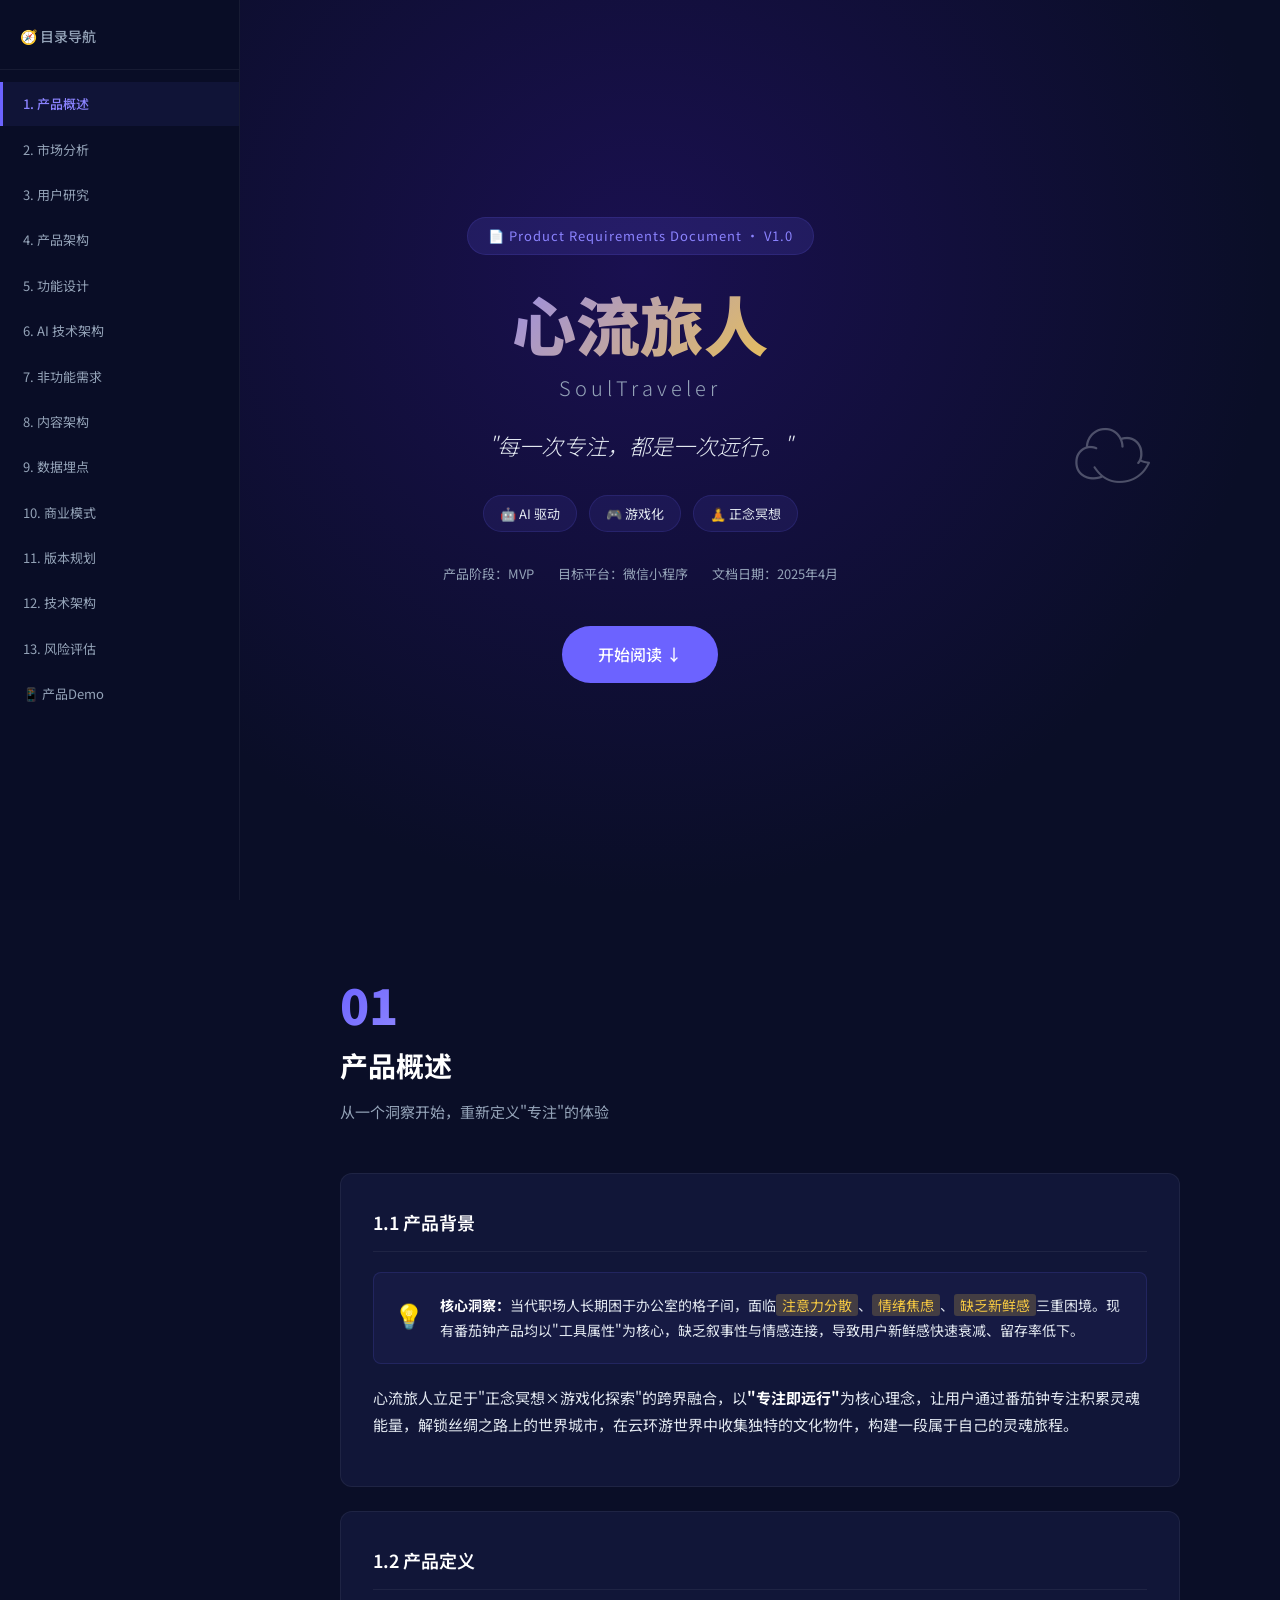
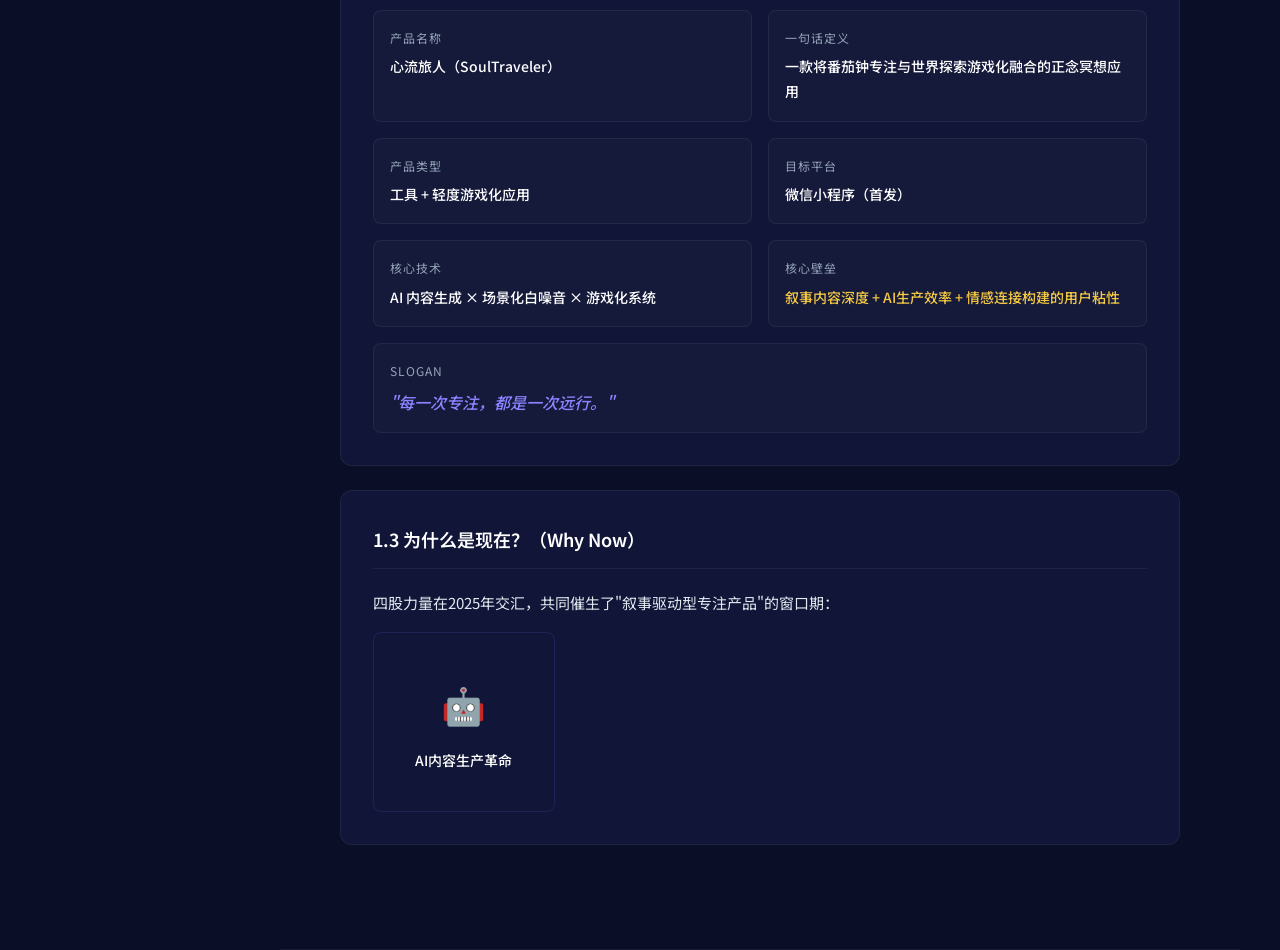
<file: 心流旅人-SoulTraveler-产品需求文档.html>
<!DOCTYPE html>
<html lang="zh-CN">
<head>
  <meta charset="UTF-8">
  <meta name="viewport" content="width=device-width, initial-scale=1.0">
  <title>心流旅人 SoulTraveler - 产品需求文档</title>
  <meta name="description" content="AI×游戏化×正念冥想 - 产品需求文档 PRD">
  <link rel="stylesheet" href="css/style.css">
  <link rel="preconnect" href="https://fonts.googleapis.com">
  <link href="https://fonts.googleapis.com/css2?family=Noto+Sans+SC:wght@300;400;500;700;900&display=swap" rel="stylesheet">
</head>
<body>

  <!-- ========== HERO 首屏 ========== -->
  <section id="hero" class="hero">
    <div class="hero-stars" id="heroStars"></div>
    <div class="hero-content">
      <div class="hero-badge">📄 Product Requirements Document · V1.0</div>
      <h1 class="hero-title">
        <span class="title-cn">心流旅人</span>
        <span class="title-en">SoulTraveler</span>
      </h1>
      <p class="hero-slogan">"每一次专注，都是一次远行。"</p>
      <div class="hero-tags">
        <span class="tag">🤖 AI 驱动</span>
        <span class="tag">🎮 游戏化</span>
        <span class="tag">🧘 正念冥想</span>
      </div>
      <div class="hero-meta">
        <span>产品阶段：MVP</span>
        <span>目标平台：微信小程序</span>
        <span>文档日期：2025年4月</span>
      </div>
      <a href="#chapter1" class="hero-cta" id="startReading">
        开始阅读 <span class="arrow-down">↓</span>
      </a>
    </div>
    <div class="hero-yunbao" id="heroYunbao">☁️</div>
  </section>

  <!-- ========== 侧边导航 ========== -->
  <nav class="sidebar" id="sidebar">
    <div class="sidebar-logo">🧭 目录导航</div>
    <ul class="sidebar-nav">
      <li><a href="#chapter1" class="nav-link active" data-chapter="1">1. 产品概述</a></li>
      <li><a href="#chapter2" class="nav-link" data-chapter="2">2. 市场分析</a></li>
      <li><a href="#chapter3" class="nav-link" data-chapter="3">3. 用户研究</a></li>
      <li><a href="#chapter4" class="nav-link" data-chapter="4">4. 产品架构</a></li>
      <li><a href="#chapter5" class="nav-link" data-chapter="5">5. 功能设计</a></li>
      <li><a href="#chapter6" class="nav-link" data-chapter="6">6. AI 技术架构</a></li>
      <li><a href="#chapter7" class="nav-link" data-chapter="7">7. 非功能需求</a></li>
      <li><a href="#chapter8" class="nav-link" data-chapter="8">8. 内容架构</a></li>
      <li><a href="#chapter9" class="nav-link" data-chapter="9">9. 数据埋点</a></li>
      <li><a href="#chapter10" class="nav-link" data-chapter="10">10. 商业模式</a></li>
      <li><a href="#chapter11" class="nav-link" data-chapter="11">11. 版本规划</a></li>
      <li><a href="#chapter12" class="nav-link" data-chapter="12">12. 技术架构</a></li>
      <li><a href="#chapter13" class="nav-link" data-chapter="13">13. 风险评估</a></li>
      <li><a href="#appendix" class="nav-link" data-chapter="14">📱 产品Demo</a></li>
    </ul>
  </nav>

  <!-- ========== 移动端顶部导航 ========== -->
  <div class="mobile-header" id="mobileHeader">
    <button class="menu-btn" id="menuBtn">☰</button>
    <span class="mobile-title">心流旅人 PRD</span>
  </div>

  <!-- ========== 主内容区 ========== -->
  <main class="main-content" id="mainContent">

    <!-- ===== 第1章：产品概述 ===== -->
    <section id="chapter1" class="chapter">
      <div class="chapter-header">
        <span class="chapter-number">01</span>
        <h2 class="chapter-title">产品概述</h2>
        <p class="chapter-subtitle">从一个洞察开始，重新定义"专注"的体验</p>
      </div>

      <div class="content-card" data-aos="fade-up">
        <h3>1.1 产品背景</h3>
        <div class="insight-box">
          <div class="insight-icon">💡</div>
          <div class="insight-text">
            <strong>核心洞察：</strong>当代职场人长期困于办公室的格子间，面临<mark>注意力分散</mark>、<mark>情绪焦虑</mark>、<mark>缺乏新鲜感</mark>三重困境。现有番茄钟产品均以"工具属性"为核心，缺乏叙事性与情感连接，导致用户新鲜感快速衰减、留存率低下。
          </div>
        </div>
        <p>心流旅人立足于"正念冥想×游戏化探索"的跨界融合，以<strong>"专注即远行"</strong>为核心理念，让用户通过番茄钟专注积累灵魂能量，解锁丝绸之路上的世界城市，在云环游世界中收集独特的文化物件，构建一段属于自己的灵魂旅程。</p>
      </div>

      <div class="content-card" data-aos="fade-up">
        <h3>1.2 产品定义</h3>
        <div class="definition-grid">
          <div class="def-item">
            <div class="def-label">产品名称</div>
            <div class="def-value">心流旅人（SoulTraveler）</div>
          </div>
          <div class="def-item">
            <div class="def-label">一句话定义</div>
            <div class="def-value">一款将番茄钟专注与世界探索游戏化融合的正念冥想应用</div>
          </div>
          <div class="def-item">
            <div class="def-label">产品类型</div>
            <div class="def-value">工具 + 轻度游戏化应用</div>
          </div>
          <div class="def-item">
            <div class="def-label">目标平台</div>
            <div class="def-value">微信小程序（首发）</div>
          </div>
          <div class="def-item">
            <div class="def-label">核心技术</div>
            <div class="def-value">AI 内容生成 × 场景化白噪音 × 游戏化系统</div>
          </div>
          <div class="def-item">
            <div class="def-label">核心壁垒</div>
            <div class="def-value highlight">叙事内容深度 + AI生产效率 + 情感连接构建的用户粘性</div>
          </div>
          <div class="def-item full-width">
            <div class="def-label">Slogan</div>
            <div class="def-value slogan">"每一次专注，都是一次远行。"</div>
          </div>
        </div>
      </div>

      <!-- Why Now -->
      <div class="content-card" data-aos="fade-up">
        <h3>1.3 为什么是现在？（Why Now）</h3>
        <p class="section-intro">四股力量在2025年交汇，共同催生了"叙事驱动型专注产品"的窗口期：</p>
        <div class="why-now-grid">
          <div class="why-card" data-flip>
            <div class="why-front">
              <div class="why-icon">🤖</div>
              <div class="why-label">AI内容生产革命</div>
            </div>
            <div class="why-back">
              Midjourney、GPT-4等生成式AI成熟，内容生产成本降低95%以上。一个人即可完成10座城市全
</file>
<file: css/style.css>
/* ===========================
   心流旅人 PRD - 完整样式表
   =========================== */

/* --- Reset & Base --- */
*, *::before, *::after {
  margin: 0;
  padding: 0;
  box-sizing: border-box;
}

:root {
  --primary: #6C63FF;
  --primary-light: #8B83FF;
  --gold: #F5C842;
  --dark: #0A0E27;
  --dark-card: #111638;
  --dark-card-hover: #1a1f4d;
  --text: #E2E8F0;
  --text-dim: #94A3B8;
  --text-bright: #FFFFFF;
  --border: rgba(108, 99, 255, 0.15);
  --border-light: rgba(255, 255, 255, 0.06);
  --shadow: 0 4px 24px rgba(0, 0, 0, 0.3);
  --radius: 12px;
  --radius-sm: 8px;
  --transition: 0.3s ease;
  --sidebar-width: 240px;
}

html {
  scroll-behavior: smooth;
  scroll-padding-top: 80px;
}

body {
  font-family: 'Noto Sans SC', -apple-system, BlinkMacSystemFont, sans-serif;
  background: var(--dark);
  color: var(--text);
  line-height: 1.8;
  font-size: 15px;
  overflow-x: hidden;
}

a { color: var(--primary-light); text-decoration: none; }
a:hover { color: var(--gold); }

mark {
  background: rgba(245, 200, 66, 0.2);
  color: var(--gold);
  padding: 1px 6px;
  border-radius: 3px;
}

strong { color: var(--text-bright); }

/* ===========================
   Hero Section
   =========================== */
.hero {
  position: relative;
  min-height: 100vh;
  display: flex;
  align-items: center;
  justify-content: center;
  overflow: hidden;
  background: radial-gradient(ellipse at 50% 30%, #1a1050 0%, var(--dark) 70%);
}

.hero-stars {
  position: absolute;
  top: 0; left: 0; right: 0; bottom: 0;
  pointer-events: none;
}

.hero-stars .star {
  position: absolute;
  width: 2px;
  height: 2px;
  background: white;
  border-radius: 50%;
  animation: starTwinkle 3s ease-in-out infinite;
}

@keyframes starTwinkle {
  0%, 100% { opacity: 0.2; }
  50% { opacity: 1; }
}

.hero-content {
  position: relative;
  z-index: 2;
  text-align: center;
  padding: 40px 20px;
}

.hero-badge {
  display: inline-block;
  background: rgba(108, 99, 255, 0.15);
  border: 1px solid var(--border);
  color: var(--primary-light);
  padding: 6px 20px;
  border-radius: 30px;
  font-size: 13px;
  margin-bottom: 30px;
  letter-spacing: 1px;
}

.hero-title { margin-bottom: 20px; }

.title-cn {
  display: block;
  font-size: clamp(36px, 7vw, 64px);
  font-weight: 900;
  background: linear-gradient(135deg, var(--primary-light), var(--gold));
  -webkit-background-clip: text;
  -webkit-text-fill-color: transparent;
  background-clip: text;
  line-height: 1.2;
}

.title-en {
  display: block;
  font-size: clamp(14px, 3vw, 20px);
  color: var(--text-dim);
  font-weight: 300;
  letter-spacing: 4px;
  margin-top: 8px;
}

.hero-slogan {
  font-size: clamp(16px, 3vw, 22px);
  color: var(--text);
  font-weight: 300;
  margin-bottom: 30px;
  font-style: italic;
}

.hero-tags {
  display: flex;
  gap: 12px;
  justify-content: center;
  flex-wrap: wrap;
  margin-bottom: 30px;
}

.tag {
  background: rgba(108, 99, 255, 0.1);
  border: 1px solid var(--border);
  padding: 6px 16px;
  border-radius: 20px;
  font-size: 13px;
  color: var(--text);
}

.hero-meta {
  display: flex;
  gap: 24px;
  justify-content: center;
  flex-wrap: wrap;
  font-size: 13px;
  color: var(--text-dim);
  margin-bottom: 40px;
}

.hero-cta {
  display: inline-block;
  background: var(--primary);
  color: white;
  padding: 14px 36px;
  border-radius: 30px;
  font-size: 16px;
  font-weight: 500;
  transition: var(--transition);
  cursor: pointer;
}

.hero-cta:hover {
  background: var(--primary-light);
  color: white;
  transform: translateY(-2px);
  box-shadow: 0 8px 30px rgba(108, 99, 255, 0.4);
}

.arrow-down {
  display: inline-block;
  animation: bounce 2s infinite;
}

@keyframes bounce {
  0%, 100% { transform: translateY(0); }
  50% { transform: translateY(5px); }
}

.hero-yunbao {
  position: absolute;
  right: 10%;
  top: 50%;
  transform: translateY(-50%);
  font-size: 80px;
  animation: yunbaoFloat 4s ease-in-out infinite;
  z-index: 1;
  opacity: 0.3;
}

@keyframes yunbaoFloat {
  0%, 100% { transform: translateY(-50%) translateX(0); }
  50% { transform: translateY(-55%) translateX(5px); }
}

/* ===========================
   Sidebar
   =========================== */
.sidebar {
  position: fixed;
  left: 0;
  top: 0;
  width: var(--sidebar-width);
  height: 100vh;
  background: rgba(10, 14, 39, 0.97);
  border-right: 1px solid var(--border-light);
  z-index: 100;
  padding: 24px 0;
  overflow-y: auto;
  transform: translateX(0);
  transition: var(--transition);
}

.sidebar-logo {
  padding: 0 20px 20px;
  font-size: 14px;
  font-weight: 500;
  color: var(--text-dim);
  border-bottom: 1px solid var(--border-light);
  margin-bottom: 12px;
}

.sidebar-nav { list-style: none; }
.sidebar-nav li { margin: 2px 0; }

.nav-link {
  display: block;
  padding: 10px 20px;
  font-size: 13px;
  color: var(--text-dim);
  transition: var(--transition);
  border-left: 3px solid transparent;
}

.nav-link:hover {
  color: var(--text);
  background: rgba(108, 99, 255, 0.05);
}

.nav-link.active {
  color: var(--primary-light);
  border-left-color: var(--primary);
  background: rgba(108, 99, 255, 0.08);
  font-weight: 500;
}

/* ===========================
   Mobile Header
   =========================== */
.mobile-header {
  display: none;
  position: fixed;
  top: 0;
  left: 0;
  right: 0;
  height: 56px;
  background: rgba(10, 14, 39, 0.95);
  backdrop-filter: blur(10px);
  border-bottom: 1px solid var(--border-light);
  z-index: 101;
  align-items: center;
  padding: 0 16px;
}

.menu-btn {
  background: none;
  border: none;
  color: var(--text);
  font-size: 24px;
  cursor: pointer;
  padding: 4px 8px;
}

.mobile-title {
  margin-left: 12px;
  font-size: 14px;
  font-weight: 500;
  color: var(--text-dim);
}

/* ===========================
   Main Content
   =========================== */
.main-content {
  margin-left: var(--sidebar-width);
  padding: 0;
}

/* ===========================
   Chapter
   =========================== */
.chapter {
  padding: 80px 60px;
  border-bottom: 1px solid var(--border-light);
  max-width: 960px;
  margin: 0 auto;
}

.chapter-header { margin-bottom: 48px; }

.chapter-number {
  display: inline-block;
  font-size: 48px;
  font-weight: 900;
  background: linear-gradient(135deg, var(--primary), var(--primary-light));
  -webkit-background-clip: text;
  -webkit-text-fill-color: transparent;
  background-clip: text;
  line-height: 1;
  margin-bottom: 12px;
}

.chapter-title {
  font-size: 28px;
  font-weight: 700;
  color: var(--text-bright);
  margin-bottom: 8px;
}

.chapter-subtitle {
  font-size: 15px;
  color: var(--text-dim);
}

/* ===========================
   Content Card
   =========================== */
.content-card {
  background: var(--dark-card);
  border: 1px solid var(--border-light);
  border-radius: var(--radius);
  padding: 32px;
  margin-bottom: 24px;
  transition: var(--transition);
}

.content-card:hover { border-color: var(--border); }

.content-card h3 {
  font-size: 18px;
  font-weight: 600;
  color: var(--text-bright);
  margin-bottom: 20px;
  padding-bottom: 12px;
  border-bottom: 1px solid var(--border-light);
}

.content-card p {
  margin-bottom: 16px;
  color: var(--text);
}

.section-intro {
  color: var(--text-dim);
  margin-bottom: 24px;
}

.source {
  font-size: 12px;
  color: var(--text-dim);
  font-style: italic;
}

/* ===========================
   Insight Box
   =========================== */
.insight-box {
  display: flex;
  gap: 16px;
  background: rgba(108, 99, 255, 0.06);
  border: 1px solid var(--border);
  border-radius: var(--radius-sm);
  padding: 20px;
  margin-bottom: 20px;
}

.insight-icon { font-size: 24px; flex-shrink: 0; }
.insight-text { font-size: 14px; line-height: 1.8; }

/* ===========================
   Vision Box
   =========================== */
.vision-box {
  display: flex;
  gap: 16px;
  background: linear-gradient(135deg, rgba(108, 99, 255, 0.08), rgba(245, 200, 66, 0.05));
  border: 1px solid var(--border);
  border-radius: var(--radius-sm);
  padding: 24px;
}

.vision-icon { font-size: 32px; flex-shrink: 0; }

.vision-box p {
  font-size: 15px;
  font-style: italic;
  line-height: 2;
  margin: 0;
}

/* ===========================
   Definition Grid
   =========================== */
.definition-grid {
  display: grid;
  grid-template-columns: repeat(2, 1fr);
  gap: 16px;
}

.def-item {
  background: rgba(255, 255, 255, 0.02);
  border: 1px solid var(--border-light);
  border-radius: var(--radius-sm);
  padding: 16px;
}

.def-item.full-width { grid-column: 1 / -1; }

.def-label {
  font-size: 12px;
  color: var(--text-dim);
  text-transform: uppercase;
  letter-spacing: 1px;
  margin-bottom: 6px;
}

.def-value {
  font-size: 14px;
  color: var(--text-bright);
  font-weight: 500;
}

.def-value.highlight { color: var(--gold); }

.def-value.slogan {
  font-size: 16px;
  font-style: italic;
  color: var(--primary-light);
}

/* ===========================
   Why Now Cards
   =========================== */
.why-now-grid {
  display: grid;
  grid-template-columns: repeat(4, 1fr);
  gap: 16px;
}

.why-card {
  position: relative;
  min-height: 180px;
  perspective: 600px;
  cursor: pointer;
}

.why-front, .why-back {
  border-radius: var(--radius-sm);
  padding: 20px;
  backface-visibility: hidden;
  transition: transform 0.6s;
  display: flex;
  flex-direction: column;
  justify-content: center;
  align-items: center;
}

.why-front {
  background: var(--dark-card);
  border: 1px solid var(--border);
  text-align: center;
  min-height: 180px;
}

.why-back {
  background: var(--primary);
  color: white;
  font-size: 13px;
  line-height: 1.7;
  text-align: left;
  display: none;
  min-height: 180px;
}

.why-card:hover .why-front { display: none; }
.why-card:hover .why-back { display: flex; }

.why-icon { font-size: 36px; margin-bottom: 12px; }
.why-label { font-size: 14px; font-weight: 500; color: var(--text-bright); }

/* ===========================
   Hypothesis
   =========================== */
.hypothesis-box {
  background: linear-gradient(135deg, rgba(245, 200, 66, 0.08), rgba(245, 200, 66, 0.02));
  border: 1px solid rgba(245, 200, 66, 0.2);
  border-radius: var(--radius-sm);
  padding: 20px;
  margin-bottom: 24px;
}

.hypothesis-label {
  font-size: 13px;
  color: var(--gold);
  font-weight: 600;
  margin-bottom: 8px;
}

.hypothesis-text {
  font-size: 15px;
  margin: 0;
}

/* ===========================
   Metrics
   =========================== */
.metrics-grid { display: flex; flex-direction: column; gap: 16px; }

.metric-item {
  display: grid;
  grid-template-columns: 1fr 200px auto;
  align-items: center;
  gap: 16px;
}

.metric-label { font-size: 13px; color: var(--text); }

.metric-bar {
  height: 8px;
  background: rgba(255, 255, 255, 0.05);
  border-radius: 4px;
  overflow: hidden;
}

.metric-fill {
  height: 100%;
  background: linear-gradient(90deg, var(--primary), var(--gold));
  border-radius: 4px;
  width: 0;
  transition: width 1.5s ease-out;
}

.metric-value {
  font-size: 13px;
  color: var(--gold);
  font-weight: 600;
  white-space: nowrap;
}

/* ===========================
   Funnel
   =========================== */
.funnel-container { display: flex; flex-direction: column; gap: 16px; }
.funnel-layer { position: relative; }

.funnel-bar {
  background: linear-gradient(90deg, var(--primary), var(--primary-light));
  border-radius: var(--radius-sm);
  padding: 16px 20px;
  display: flex;
  justify-content: space-between;
  align-items: center;
  transition: width 1.5s ease-out;
}

.funnel-label { font-size: 14px; font-weight: 500; color: white; }
.funnel-number { font-size: 18px; font-weight: 700; color: var(--gold); }
.funnel-desc { font-size: 12px; color: var(--text-dim); margin-top: 6px; padding-left: 4px; }

/* ===========================
   Radar Chart
   =========================== */
.radar-tabs {
  display: flex;
  gap: 8px;
  margin-bottom: 20px;
  flex-wrap: wrap;
}

.radar-tab {
  padding: 8px 20px;
  border: 1px solid var(--border);
  border-radius: 20px;
  background: transparent;
  color: var(--text-dim);
  cursor: pointer;
  font-size: 13px;
  transition: var(--transition);
}

.radar-tab.active {
  background: var(--primary);
  color: white;
  border-color: var(--primary);
}

.radar-container {
  display: flex;
  justify-content: center;
  padding: 20px 0;
}

.radar-summary {
  text-align: center;
  font-size: 14px;
  color: var(--text-dim);
  margin-top: 12px;
}

/* ===========================
   Advantage Grid
   =========================== */
.advantage-grid {
  display: grid;
  grid-template-columns: repeat(2, 1fr);
  gap: 16px;
}

.adv-card {
  background: rgba(255, 255, 255, 0.02);
  border: 1px solid var(--border-light);
  border-radius: var(--radius-sm);
  padding: 24px;
  transition: var(--transition);
}

.adv-card:hover {
  border-color: var(--primary);
  transform: translateY(-2px);
}

.adv-icon { font-size: 32px; margin-bottom: 12px; }
.adv-title { font-size: 15px; font-weight: 600; color: var(--text-bright); margin-bottom: 8px; }
.adv-desc { font-size: 13px; color: var(--text-dim); line-height: 1.7; }

/* ===========================
   Research Grid
   =========================== */
.research-grid {
  display: grid;
  grid-template-columns: repeat(2, 1fr);
  gap: 16px;
}

.research-card {
  background: rgba(255, 255, 255, 0.02);
  border: 1px solid var(--border-light);
  border-radius: var(--radius-sm);
  padding: 20px;
  text-align: center;
}

.research-icon { font-size: 28px; margin-bottom: 8px; }
.research-method { font-size: 14px; font-weight: 600; color: var(--text-bright); margin-bottom: 4px; }
.research-sample { font-size: 12px; color: var(--text-dim); margin-bottom: 12px; }
.research-finding { font-size: 13px; line-height: 1.6; }

/* ===========================
   Persona
   =========================== */
.persona-grid {
  display: flex;
  flex-direction: column;
  gap: 16px;
}

.persona-card {
  border: 1px solid var(--border-light);
  border-radius: var(--radius-sm);
  overflow: hidden;
  transition: var(--transition);
}

.persona-card:hover { border-color: var(--border); }

.persona-header {
  display: flex;
  align-items: center;
  gap: 16px;
  padding: 20px;
  cursor: pointer;
  transition: var(--transition);
}

.persona-header:hover { background: rgba(255, 255, 255, 0.02); }

.persona-avatar { font-size: 40px; }
.persona-brief { flex: 1; }
.persona-name { font-size: 16px; font-weight: 600; color: var(--text-bright); }
.persona-role { font-size: 13px; color: var(--text-dim); }
.persona-quote { font-size: 13px; color: var(--primary-light); font-style: italic; margin-top: 4px; }

.persona-toggle {
  width: 28px;
  height: 28px;
  display: flex;
  align-items: center;
  justify-content: center;
  border-radius: 50%;
  background: rgba(108, 99, 255, 0.1);
  color: var(--primary-light);
  font-size: 18px;
  transition: var(--transition);
}

.persona-card.open .persona-toggle { transform: rotate(45deg); }

.persona-detail {
  display: none;
  padding: 0 20px 20px;
  border-top: 1px solid var(--border-light);
}

.persona-card.open .persona-detail { display: block; }

.persona-row {
  padding: 10px 0;
  font-size: 13px;
  border-bottom: 1px solid var(--border-light);
}

.persona-row:last-child { border-bottom: none; }

.persona-label {
  display: inline-block;
  width: 50px;
  color: var(--primary-light);
  font-weight: 500;
  font-size: 12px;
  margin-right: 8px;
}

/* ===========================
   Accordion
   =========================== */
.accordion-item {
  border: 1px solid var(--border-light);
  border-radius: var(--radius-sm);
  margin-bottom: 8px;
  overflow: hidden;
}

.accordion-header {
  display: flex;
  align-items: center;
  gap: 12px;
  padding: 16px 20px;
  cursor: pointer;
  transition: var(--transition);
}

.accordion-header:hover { background: rgba(255, 255, 255, 0.02); }

.accordion-icon { font-size: 14px; }
.accordion-title { flex: 1; font-size: 14px; font-weight: 500; }
.accordion-arrow { font-size: 10px; color: var(--text-dim); transition: var(--transition); }

.accordion-item.open .accordion-arrow { transform: rotate(90deg); }

.accordion-body {
  display: none;
  padding: 0 20px 20px;
}

.accordion-item.open .accordion-body { display: block; }

.pain-compare {
  display: grid;
  grid-template-columns: 1fr auto 1fr;
  gap: 16px;
  align-items: center;
  font-size: 13px;
}

.pain-current {
  background: rgba(255, 100, 100, 0.05);
  padding: 12px;
  border-radius: var(--radius-sm);
  border-left: 3px solid #ef4444;
}

.pain-arrow { color: var(--gold); font-size: 20px; text-align: center; }

.pain-ours {
  background: rgba(108, 99, 255, 0.05);
  padding: 12px;
  border-radius: var(--radius-sm);
  border-left: 3px solid var(--primary);
}

/* ===========================
   Journey Timeline
   =========================== */
.journey-timeline {
  position: relative;
  padding-left: 100px;
}

.journey-timeline::before {
  content: '';
  position: absolute;
  left: 80px;
  top: 0;
  bottom: 0;
  width: 2px;
  background: var(--border);
}

.journey-item {
  position: relative;
  margin-bottom: 32px;
}

.journey-time {
  position: absolute;
  left: -100px;
  top: 4px;
  width: 70px;
  text-align: right;
  font-size: 14px;
  font-weight: 600;
  color: var(--gold);
}

.journey-dot {
  position: absolute;
  left: -24px;
  top: 8px;
  width: 10px;
  height: 10px;
  background: var(--primary);
  border-radius: 50%;
  border: 2px solid var(--dark);
}

.journey-content {
  background: rgba(255, 255, 255, 0.02);
  border: 1px solid var(--border-light);
  border-radius: var(--radius-sm);
  padding: 16px;
}

.journey-scene { font-size: 14px; font-weight: 600; color: var(--text-bright); margin-bottom: 4px; }
.journey-action { font-size: 13px; color: var(--text); margin-bottom: 6px; }
.journey-feedback { font-size: 13px; color: var(--text-dim); font-style: italic; }

/* ===========================
   Cycle / Core Loop
   =========================== */
.cycle-container {
  display: flex;
  justify-content: center;
  align-items: center;
  padding: 40px 0;
  position: relative;
}

.cycle-ring {
  position: relative;
  width: 320px;
  height: 320px;
}

.cycle-node {
  position: absolute;
  width: 90px;
  text-align: center;
  cursor: pointer;
  transition: var(--transition);
}

.cycle-node:hover { transform: scale(1.1); }

.cycle-node[data-step="1"] { top: -10px; left: 50%; transform: translateX(-50%); }
.cycle-node[data-step="2"] { top: 70px; right: -30px; }
.cycle-node[data-step="3"] { bottom: 20px; right: 0; }
.cycle-node[data-step="4"] { bottom: 20px; left: 0; }
.cycle-node[data-step="5"] { top: 70px; left: -30px; }

.node-icon { font-size: 32px; margin-bottom: 6px; }
.node-label { font-size: 12px; font-weight: 600; color: var(--text-bright); }

.node-tooltip {
  display: none;
  position: absolute;
  bottom: -36px;
  left: 50%;
  transform: translateX(-50%);
  background: var(--primary);
  color: white;
  padding: 4px 12px;
  border-radius: 6px;
  font-size: 11px;
  white-space: nowrap;
}

.cycle-node:hover .node-tooltip { display: block; }

.cycle-center {
  position: absolute;
  top: 50%;
  left: 50%;
  transform: translate(-50%, -50%);
  font-size: 28px;
}

.cycle-pulse {
  position: absolute;
  top: 50%;
  left: 50%;
  transform: translate(-50%, -50%);
  width: 60px;
  height: 60px;
  border-radius: 50%;
  border: 2px solid var(--primary);
  animation: pulse 2s ease-in-out infinite;
}

@keyframes pulse {
  0%, 100% { transform: translate(-50%, -50%) scale(1); opacity: 0.3; }
  50% { transform: translate(-50%, -50%) scale(1.5); opacity: 0; }
}

/* ===========================
   Arch Tabs
   =========================== */
.arch-tabs {
  display: flex;
  gap: 8px;
  margin-bottom: 16px;
  flex-wrap: wrap;
}

.arch-tab {
  padding: 8px 16px;
  border: 1px solid var(--border);
  border-radius: var(--radius-sm);
  background: transparent;
  color: var(--text-dim);
  cursor: pointer;
  font-size: 13px;
  transition: var(--transition);
}

.arch-tab.active {
  background: var(--primary);
  color: white;
  border-color: var(--primary);
}

.arch-panel { display: none; }
.arch-panel.active { display: block; }

.arch-info h4 {
  font-size: 16px;
  color: var(--text-bright);
  margin-bottom: 12px;
}

.arch-info ul { list-style: none; padding: 0; }

.arch-info li {
  padding: 8px 0;
  padding-left: 20px;
  position: relative;
  font-size: 14px;
  border-bottom: 1px solid var(--border-light);
}

.arch-info li::before {
  content: '•';
  position: absolute;
  left: 0;
  color: var(--primary);
}

/* ===========================
   Tables
   =========================== */
.styled-table {
  width: 100%;
  border-collapse: collapse;
  font-size: 13px;
}

.styled-table thead th {
  background: rgba(108, 99, 255, 0.08);
  color: var(--text-bright);
  padding: 12px 16px;
  text-align: left;
  font-weight: 600;
  font-size: 12px;
  text-transform: uppercase;
  letter-spacing: 0.5px;
  border-bottom: 1px solid var(--border);
}

.styled-table tbody td {
  padding: 12px 16px;
  border-bottom: 1px solid var(--border-light);
  vertical-align: top;
}

.styled-table tbody tr:hover { background: rgba(255, 255, 255, 0.02); }

.styled-table tfoot td {
  padding: 12px 16px;
  border-top: 2px solid var(--border);
  font-weight: 600;
  color: var(--gold);
}

/* ===========================
   Priority & Risk Tags
   =========================== */
.priority-tag {
  display: inline-block;
  padding: 2px 10px;
  border-radius: 10px;
  font-size: 11px;
  font-weight: 600;
}

.priority-tag.p0 { background: rgba(239, 68, 68, 0.15); color: #f87171; }
.priority-tag.p1 { background: rgba(245, 200, 66, 0.15); color: var(--gold); }
.priority-tag.p2 { background: rgba(59, 130, 246, 0.15); color: #60a5fa; }
.priority-tag.p3 { background: rgba(148, 163, 184, 0.15); color: var(--text-dim); }

.risk-tag {
  display: inline-block;
  padding: 2px 10px;
  border-radius: 10px;
  font-size: 11px;
  font-weight: 600;
}

.risk-tag.high { background: rgba(239, 68, 68, 0.15); color: #f87171; }
.risk-tag.medium { background: rgba(245, 200, 66, 0.15); color: var(--gold); }
.risk-tag.low { background: rgba(34, 197, 94, 0.15); color: #4ade80; }

/* ===========================
   Design Note
   =========================== */
.design-note {
  background: rgba(245, 200, 66, 0.05);
  border: 1px solid rgba(245, 200, 66, 0.15);
  border-radius: var(--radius-sm);
  padding: 16px;
  font-size: 13px;
  margin-top: 16px;
}

/* ===========================
   Filter Bar
   =========================== */
.filter-bar {
  display: flex;
  align-items: center;
  gap: 8px;
  flex-wrap: wrap;
}

.filter-label { font-size: 13px; color: var(--text-dim); }

.filter-btn {
  padding: 6px 14px;
  border: 1px solid var(--border);
  border-radius: 16px;
  background: transparent;
  color: var(--text-dim);
  cursor: pointer;
  font-size: 12px;
  transition: var(--transition);
}

.filter-btn.active {
  background: var(--primary);
  color: white;
  border-color: var(--primary);
}

/* ===========================
   Module Card
   =========================== */
.module-header {
  display: flex;
  align-items: center;
  gap: 12px;
  cursor: pointer;
  padding: 4px 0;
}

.module-icon { font-size: 24px; }
.module-name { flex: 1; font-size: 16px; font-weight: 600; color: var(--text-bright); }
.module-arrow { color: var(--text-dim); font-size: 12px; transition: var(--transition); }

.module-card .module-body { display: none; padding-top: 20px; }
.module-card.open .module-body { display: block; }
.module-card.open .module-arrow { transform: rotate(180deg); }

/* ===========================
   AC Section
   =========================== */
.ac-section {
  margin-top: 20px;
  background: rgba(255, 255, 255, 0.02);
  border-radius: var(--radius-sm);
  padding: 20px;
}

.ac-section h4 {
  font-size: 14px;
  color: var(--text-bright);
  margin-bottom: 12px;
}

.ac-item { padding: 6px 0; font-size: 13px; color: var(--text); }
.ac-check { margin-right: 8px; color: var(--text-dim); }

/* ===========================
   Sound Narrative
   =========================== */
.sound-narrative {
  display: flex;
  gap: 16px;
  background: linear-gradient(135deg, rgba(108, 99, 255, 0.06), rgba(245, 200, 66, 0.04));
  border: 1px solid var(--border);
  border-radius: var(--radius-sm);
  padding: 20px;
  margin-bottom: 20px;
}

.sound-narrative-icon { font-size: 28px; flex-shrink: 0; }
.sound-narrative-text { font-size: 14px; line-height: 1.8; }

/* ===========================
   Cost Compare
   =========================== */
.cost-compare {
  display: grid;
  grid-template-columns: 1fr auto 1fr;
  gap: 24px;
  align-items: start;
}

.cost-column {
  background: rgba(255, 255, 255, 0.02);
  border: 1px solid var(--border-light);
  border-radius: var(--radius);
  padding: 24px;
}

.cost-column.ai { border-color: rgba(108, 99, 255, 0.3); }

.cost-header {
  font-size: 16px;
  font-weight: 600;
  color: var(--text-bright);
  margin-bottom: 20px;
  text-align: center;
}

.cost-row {
  display: flex;
  justify-content: space-between;
  padding: 8px 0;
  font-size: 13px;
  border-bottom: 1px solid var(--border-light);
}

.cost-num { color: #f87171; font-weight: 600; font-family: monospace; }
.cost-num-ai { color: #4ade80; font-weight: 600; }

.cost-total {
  display: flex;
  justify-content: space-between;
  padding: 16px 0 8px;
  border-top: 2px solid var(--border);
  margin-top: 8px;
  font-size: 16px;
  font-weight: 700;
}

.cost-total-num { color: #f87171; font-family: monospace; font-size: 20px; }
.cost-total-num-ai { color: #4ade80; font-size: 20px; }
.ai-total { border-top-color: var(--primary); }

.cost-time {
  text-align: center;
  font-size: 12px;
  color: var(--text-dim);
  margin-top: 12px;
}

.cost-vs {
  display: flex;
  flex-direction: column;
  align-items: center;
  justify-content: center;
  gap: 8px;
}

.vs-arrow { font-size: 28px; color: var(--gold); }
.vs-label { font-size: 14px; color: var(--text-bright); font-weight: 600; }
.vs-saving { font-size: 12px; color: #4ade80; }

/* ===========================
   Pipeline
   =========================== */
.pipeline-container { padding: 10px 0; }

.pipeline-title {
  font-size: 14px;
  color: var(--text-dim);
  margin-bottom: 20px;
}

.pipeline-steps {
  display: flex;
  align-items: flex-start;
  gap: 8px;
  flex-wrap: wrap;
  justify-content: center;
}

.pipeline-step {
  background: rgba(108, 99, 255, 0.08);
  border: 1px solid var(--border);
  border-radius: var(--radius-sm);
  padding: 16px;
  width: 120px;
  text-align: center;
  cursor: pointer;
  transition: var(--transition);
  position: relative;
}

.pipeline-step:hover {
  border-color: var(--primary);
  background: rgba(108, 99, 255, 0.15);
}

.step-number {
  width: 28px;
  height: 28px;
  background: var(--primary);
  color: white;
  border-radius: 50%;
  display: flex;
  align-items: center;
  justify-content: center;
  font-size: 13px;
  font-weight: 700;
  margin: 0 auto 8px;
}

.step-name { font-size: 12px; font-weight: 600; color: var(--text-bright); }

.step-detail {
  display: none;
  position: absolute;
  top: 100%;
  left: 50%;
  transform: translateX(-50%);
  background: var(--dark-card);
  border: 1px solid var(--border);
  border-radius: var(--radius-sm);
  padding: 12px;
  width: 220px;
  font-size: 12px;
  color: var(--text);
  line-height: 1.6;
  z-index: 10;
  margin-top: 8px;
  box-shadow: var(--shadow);
}

.pipeline-step:hover .step-detail { display: block; }

.pipeline-arrow { color: var(--text-dim); font-size: 16px; padding-top: 20px; }

/* ===========================
   Prompt Tabs
   =========================== */
.prompt-tabs {
  display: flex;
  gap: 8px;
  margin-bottom: 16px;
}

.prompt-tab {
  padding: 8px 16px;
  border: 1px solid var(--border);
  border-radius: var(--radius-sm);
  background: transparent;
  color: var(--text-dim);
  cursor: pointer;
  font-size: 13px;
  transition: var(--transition);
}

.prompt-tab.active { background: var(--primary); color: white; border-color: var(--primary); }

.prompt-panel { display: none; }
.prompt-panel.active { display: block; }

.prompt-label {
  font-size: 13px;
  color: var(--text-dim);
  margin-bottom: 12px;
}

.code-block {
  background: rgba(0, 0, 0, 0.3);
  border: 1px solid var(--border-light);
  border-radius: var(--radius-sm);
  padding: 20px;
  font-family: 'Courier New', monospace;
  font-size: 13px;
  line-height: 1.7;
  color: var(--text);
  overflow-x: auto;
  white-space: pre-wrap;
}

.code-var { color: var(--gold); }

.copy-btn {
  margin-top: 8px;
  padding: 6px 14px;
  background: rgba(108, 99, 255, 0.1);
  border: 1px solid var(--border);
  border-radius: var(--radius-sm);
  color: var(--text-dim);
  cursor: pointer;
  font-size: 12px;
  transition: var(--transition);
}

.copy-btn:hover { background: var(--primary); color: white; }

/* ===========================
   Evolution Timeline
   =========================== */
.evolution-timeline {
  position: relative;
  padding-left: 80px;
}

.evolution-timeline::before {
  content: '';
  position: absolute;
  left: 35px;
  top: 0;
  bottom: 0;
  width: 2px;
  background: var(--border);
}

.evo-item {
  position: relative;
  margin-bottom: 28px;
}

.evo-version {
  position: absolute;
  left: -80px;
  top: 4px;
  width: 60px;
  text-align: right;
  font-size: 12px;
  font-weight: 700;
  color: var(--primary-light);
}

.evo-item::before {
  content: '';
  position: absolute;
  left: -49px;
  top: 8px;
  width: 10px;
  height: 10px;
  background: var(--dark-card);
  border: 2px solid var(--primary);
  border-radius: 50%;
}

.evo-item.current::before { background: var(--primary); }

.evo-content {
  background: rgba(255, 255, 255, 0.02);
  border: 1px solid var(--border-light);
  border-radius: var(--radius-sm);
  padding: 16px;
}

.evo-item.current .evo-content { border-color: var(--primary); }

.evo-title { font-size: 14px; font-weight: 600; color: var(--text-bright); margin-bottom: 4px; }
.evo-desc { font-size: 13px; color: var(--text-dim); }

/* ===========================
   Principle Grid
   =========================== */
.principle-grid {
  display: grid;
  grid-template-columns: repeat(auto-fit, minmax(160px, 1fr));
  gap: 16px;
}

.principle-item {
  background: rgba(255, 255, 255, 0.02);
  border: 1px solid var(--border-light);
  border-radius: var(--radius-sm);
  padding: 20px;
  text-align: center;
}

.principle-icon { font-size: 28px; margin-bottom: 8px; }
.principle-name { font-size: 13px; font-weight: 600; color: var(--text-bright); margin-bottom: 4px; }
.principle-desc { font-size: 12px; color: var(--text-dim); }

/* ===========================
   Color Palette
   =========================== */
.color-palette {
  display: grid;
  grid-template-columns: repeat(4, 1fr);
  gap: 16px;
}

.color-item { text-align: center; }

.color-swatch {
  width: 100%;
  height: 60px;
  border-radius: var(--radius-sm);
  margin-bottom: 8px;
  border: 1px solid var(--border-light);
}

.color-name { font-size: 12px; color: var(--text); margin-bottom: 2px; }
.color-hex { font-size: 11px; color: var(--text-dim); font-family: monospace; }

/* ===========================
   Silk Road Map
   =========================== */
.silk-road-map {
  display: flex;
  align-items: center;
  gap: 4px;
  padding: 20px 0;
  overflow-x: auto;
  flex-wrap: nowrap;
}

.city-node { text-align: center; min-width: 70px; flex-shrink: 0; }

.city-dot {
  width: 14px;
  height: 14px;
  border-radius: 50%;
  background: var(--text-dim);
  border: 2px solid var(--dark-card);
  margin: 0 auto 6px;
}

.city-dot.gold { background: var(--gold); box-shadow: 0 0 10px rgba(245, 200, 66, 0.4); }

.city-name { font-size: 11px; font-weight: 600; color: var(--text-bright); }
.city-sub { font-size: 10px; color: var(--text-dim); }

.city-line {
  width: 30px;
  height: 2px;
  background: var(--border);
  flex-shrink: 0;
}

/* ===========================
   Conversion Funnel
   =========================== */
.conversion-funnel {
  display: flex;
  flex-direction: column;
  gap: 8px;
}

.funnel-step { position: relative; }

.funnel-step-bar {
  padding: 14px 20px;
  border-radius: var(--radius-sm);
  display: flex;
  justify-content: space-between;
  align-items: center;
  background: linear-gradient(90deg, rgba(108, 99, 255, 0.3), rgba(108, 99, 255, 0.1));
}

.funnel-step-bar.highlight-step {
  background: linear-gradient(90deg, rgba(245, 200, 66, 0.3), rgba(245, 200, 66, 0.1));
  border: 1px solid rgba(245, 200, 66, 0.3);
}

.funnel-step-label { font-size: 13px; font-weight: 500; color: var(--text-bright); }
.funnel-step-pct { font-size: 14px; font-weight: 700; color: var(--gold); }
.funnel-step-note { font-size: 11px; color: var(--text-dim); margin-top: 4px; padding-left: 4px; }

/* ===========================
   Decision Grid
   =========================== */
.decision-grid {
  display: grid;
  grid-template-columns: repeat(2, 1fr);
  gap: 16px;
}

.decision-card {
  background: rgba(255, 255, 255, 0.02);
  border: 1px solid var(--border-light);
  border-radius: var(--radius-sm);
  padding: 20px;
}

.decision-signal { font-size: 14px; font-weight: 600; color: #f87171; margin-bottom: 8px; }
.decision-diagnosis { font-size: 13px; color: var(--text-dim); margin-bottom: 12px; }

.decision-action {
  display: flex;
  gap: 6px;
  flex-wrap: wrap;
}

.action-tag {
  background: rgba(108, 99, 255, 0.1);
  color: var(--primary-light);
  padding: 4px 10px;
  border-radius: 12px;
  font-size: 11px;
}

/* ===========================
   Pricing Compare
   =========================== */
.pricing-compare {
  display: grid;
  grid-template-columns: repeat(2, 1fr);
  gap: 24px;
}

.pricing-column {
  border: 1px solid var(--border-light);
  border-radius: var(--radius);
  padding: 28px;
}

.pricing-column.premium { border-color: var(--gold); }

.pricing-header {
  font-size: 18px;
  font-weight: 700;
  color: var(--text-bright);
  margin-bottom: 4px;
}

.pricing-price { font-size: 14px; color: var(--gold); font-weight: 400; }

.pricing-subtitle {
  font-size: 13px;
  color: var(--text-dim);
  margin-bottom: 20px;
}

.pricing-list { list-style: none; padding: 0; }

.pricing-list li {
  padding: 8px 0;
  font-size: 13px;
  border-bottom: 1px solid var(--border-light);
}

.pricing-principle {
  margin-top: 16px;
  font-size: 12px;
  color: var(--primary-light);
  font-style: italic;
}

/* ===========================
   Finance Model
   =========================== */
.finance-model {
  background: rgba(255, 255, 255, 0.02);
  border-radius: var(--radius-sm);
  padding: 24px;
}

.finance-row {
  display: flex;
  justify-content: space-between;
  padding: 12px 0;
  font-size: 14px;
  border-bottom: 1px solid var(--border-light);
}

.finance-row.highlight { border-bottom: none; color: var(--gold); }

.finance-label { color: var(--text-dim); }
.finance-value { color: var(--text-bright); font-weight: 500; }
.finance-divider { height: 2px; background: var(--border); margin: 8px 0; }

/* ===========================
   Growth Grid
   =========================== */
.growth-grid {
  display: grid;
  grid-template-columns: repeat(2, 1fr);
  gap: 16px;
}

.growth-card {
  background: rgba(255, 255, 255, 0.02);
  border: 1px solid var(--border-light);
  border-radius: var(--radius-sm);
  padding: 20px;
  transition: var(--transition);
}

.growth-card:hover { border-color: var(--border); }

.growth-icon { font-size: 28px; margin-bottom: 8px; }
.growth-title { font-size: 14px; font-weight: 600; color: var(--text-bright); margin-bottom: 6px; }
.growth-desc { font-size: 12px; color: var(--text-dim); line-height: 1.6; }

/* ===========================
   Roadmap
   =========================== */
.roadmap-timeline {
  position: relative;
  padding-left: 100px;
}

.roadmap-timeline::before {
  content: '';
  position: absolute;
  left: 50px;
  top: 0;
  bottom: 0;
  width: 3px;
  background: linear-gradient(to bottom, var(--primary), var(--gold));
}

.roadmap-item {
  position: relative;
  margin-bottom: 32px;
}

.roadmap-version {
  position: absolute;
  left: -100px;
  top: 0;
  width: 80px;
  text-align: right;
  font-weight: 700;
  color: var(--primary-light);
  font-size: 14px;
}

.roadmap-time {
  position: absolute;
  left: -100px;
  top: 22px;
  width: 80px;
  text-align: right;
  font-size: 11px;
  color: var(--text-dim);
}

.roadmap-item::before {
  content: '';
  position: absolute;
  left: -54px;
  top: 6px;
  width: 14px;
  height: 14px;
  background: var(--dark-card);
  border: 3px solid var(--primary);
  border-radius: 50%;
}

.roadmap-item.current::before {
  background: var(--primary);
  box-shadow: 0 0 12px rgba(108, 99, 255, 0.5);
}

.roadmap-content {
  background: var(--dark-card);
  border: 1px solid var(--border-light);
  border-radius: var(--radius-sm);
  padding: 20px;
}

.roadmap-item.current .roadmap-content { border-color: var(--primary); }

.roadmap-title { font-size: 15px; font-weight: 600; color: var(--text-bright); margin-bottom: 8px; }

.roadmap-content ul { list-style: none; padding: 0; margin-bottom: 8px; }

.roadmap-content li {
  font-size: 13px;
  padding: 3px 0;
  padding-left: 16px;
  position: relative;
}

.roadmap-content li::before {
  content: '•';
  position: absolute;
  left: 0;
  color: var(--primary-light);
}

.roadmap-goal { font-size: 12px; color: var(--gold); font-style: italic; }

/* ===========================
   Matrix
   =========================== */
.matrix-container {
  display: grid;
  grid-template-columns: repeat(2, 1fr);
  gap: 16px;
}

.matrix-quadrant { border-radius: var(--radius-sm); padding: 20px; }

.matrix-quadrant.q1 { background: rgba(34, 197, 94, 0.06); border: 1px solid rgba(34, 197, 94, 0.2); }
.matrix-quadrant.q2 { background: rgba(245, 200, 66, 0.06); border: 1px solid rgba(245, 200, 66, 0.2); }
.matrix-quadrant.q3 { background: rgba(59, 130, 246, 0.06); border: 1px solid rgba(59, 130, 246, 0.2); }
.matrix-quadrant.q4 { background: rgba(148, 163, 184, 0.06); border: 1px solid rgba(148, 163, 184, 0.2); }

.matrix-label { font-size: 14px; font-weight: 600; color: var(--text-bright); margin-bottom: 2px; }
.matrix-sub { font-size: 11px; color: var(--text-dim); margin-bottom: 12px; }
.matrix-items { display: flex; gap: 6px; flex-wrap: wrap; }

.matrix-tag {
  background: rgba(255, 255, 255, 0.06);
  padding: 4px 10px;
  border-radius: 12px;
  font-size: 11px;
  color: var(--text);
}

/* ===========================
   Workload
   =========================== */
.workload-item {
  display: grid;
  grid-template-columns: 160px 1fr 60px;
  align-items: center;
  gap: 12px;
  margin-bottom: 8px;
}

.workload-label { font-size: 13px; color: var(--text); }

.workload-bar-container {
  height: 8px;
  background: rgba(255, 255, 255, 0.05);
  border-radius: 4px;
  overflow: hidden;
}

.workload-bar {
  height: 100%;
  background: linear-gradient(90deg, var(--primary), var(--primary-light));
  border-radius: 4px;
  width: 0;
  transition: width 1.5s ease-out;
}

.workload-time { font-size: 12px; color: var(--text-dim); text-align: right; }

.workload-summary {
  text-align: center;
  margin-top: 20px;
  font-size: 14px;
  color: var(--text-dim);
}

/* ===========================
   Screenshot Gallery
   =========================== */
.demo-highlight { text-align: center; padding: 20px; }

.demo-badge {
  display: inline-block;
  background: linear-gradient(135deg, var(--primary), var(--gold));
  color: white;
  padding: 6px 20px;
  border-radius: 20px;
  font-size: 13px;
  font-weight: 600;
  margin-bottom: 16px;
}

.screenshot-gallery {
  display: grid;
  grid-template-columns: repeat(4, 1fr);
  gap: 20px;
}

.screenshot-item { text-align: center; }

.phone-mockup {
  background: #1a1a2e;
  border-radius: 24px;
  padding: 12px 8px;
  border: 2px solid rgba(255, 255, 255, 0.1);
  margin-bottom: 8px;
}

.phone-screen {
  background: var(--dark);
  border-radius: 16px;
  overflow: hidden;
  aspect-ratio: 9 / 19.5;
}

.screenshot-placeholder {
  width: 100%;
  height: 100%;
  display: flex;
  flex-direction: column;
  align-items: center;
  justify-content: center;
  color: var(--text-dim);
  font-size: 12px;
  gap: 8px;
}

.screenshot-placeholder small { font-size: 10px; opacity: 0.5; }
.screenshot-label { font-size: 12px; color: var(--text-dim); }

/* ===========================
   Tech Stack
   =========================== */
.tech-stack {
  display: grid;
  grid-template-columns: repeat(3, 1fr);
  gap: 16px;
}

.tech-item {
  background: rgba(255, 255, 255, 0.02);
  border: 1px solid var(--border-light);
  border-radius: var(--radius-sm);
  padding: 20px;
  text-align: center;
}

.tech-icon { font-size: 28px; margin-bottom: 8px; }
.tech-name { font-size: 14px; font-weight: 600; color: var(--text-bright); margin-bottom: 4px; }
.tech-desc { font-size: 12px; color: var(--text-dim); }

/* ===========================
   Footer
   =========================== */
.site-footer {
  padding: 48px 60px 32px;
  border-top: 1px solid var(--border-light);
  max-width: 960px;
  margin: 0 auto;
}

.footer-content {
  display: flex;
  justify-content: space-between;
  align-items: center;
  flex-wrap: wrap;
  gap: 20px;
  margin-bottom: 24px;
}

.footer-brand { display: flex; align-items: center; gap: 8px; }
.footer-logo { font-size: 24px; }
.footer-name { font-size: 16px; font-weight: 600; color: var(--text-bright); }
.footer-meta p { font-size: 12px; color: var(--text-dim); }
.footer-link { font-size: 13px; color: var(--primary-light); }

.footer-copyright {
  text-align: center;
  font-size: 12px;
  color: var(--text-dim);
  border-top: 1px solid var(--border-light);
  padding-top: 20px;
}

/* ===========================
   Responsive
   =========================== */
@media (max-width: 1024px) {
  .sidebar { transform: translateX(-100%); }
  .sidebar.open { transform: translateX(0); }
  .mobile-header { display: flex; }
  .main-content { margin-left: 0; }
  .chapter { padding: 80px 24px 48px; }
  .why-now-grid { grid-template-columns: repeat(2, 1fr); }
  .cost-compare { grid-template-columns: 1fr; }
  .cost-vs { flex-direction: row; padding: 16px 0; }
  .pricing-compare { grid-template-columns: 1fr; }
  .decision-grid { grid-template-columns: 1fr; }
  .screenshot-gallery { grid-template-columns: repeat(2, 1fr); }
  .color-palette { grid-template-columns: repeat(2, 1fr); }
  .tech-stack { grid-template-columns: repeat(2, 1fr); }
  .metric-item { grid-template-columns: 1fr; gap: 8px; }
}

@media (max-width: 640px) {
  .why-now-grid { grid-template-columns: 1fr; }
  .advantage-grid { grid-template-columns: 1fr; }
  .research-grid { grid-template-columns: 1fr; }
  .growth-grid { grid-template-columns: 1fr; }
  .matrix-container { grid-template-columns: 1fr; }
  .definition-grid { grid-template-columns: 1fr; }
  .screenshot-gallery { grid-template-columns: 1fr; }
  .tech-stack { grid-template-columns: 1fr; }
  .pipeline-steps { flex-direction: column; align-items: center; }
  .pipeline-arrow { transform: rotate(90deg); }
  .pain-compare { grid-template-columns: 1fr; }
  .pain-arrow { transform: rotate(90deg); }
  .journey-timeline { padding-left: 60px; }
  .journey-timeline::before { left: 44px; }
  .journey-time { left: -60px; width: 40px; font-size: 12px; }
  .hero-yunbao { display: none; }
}
</file>
